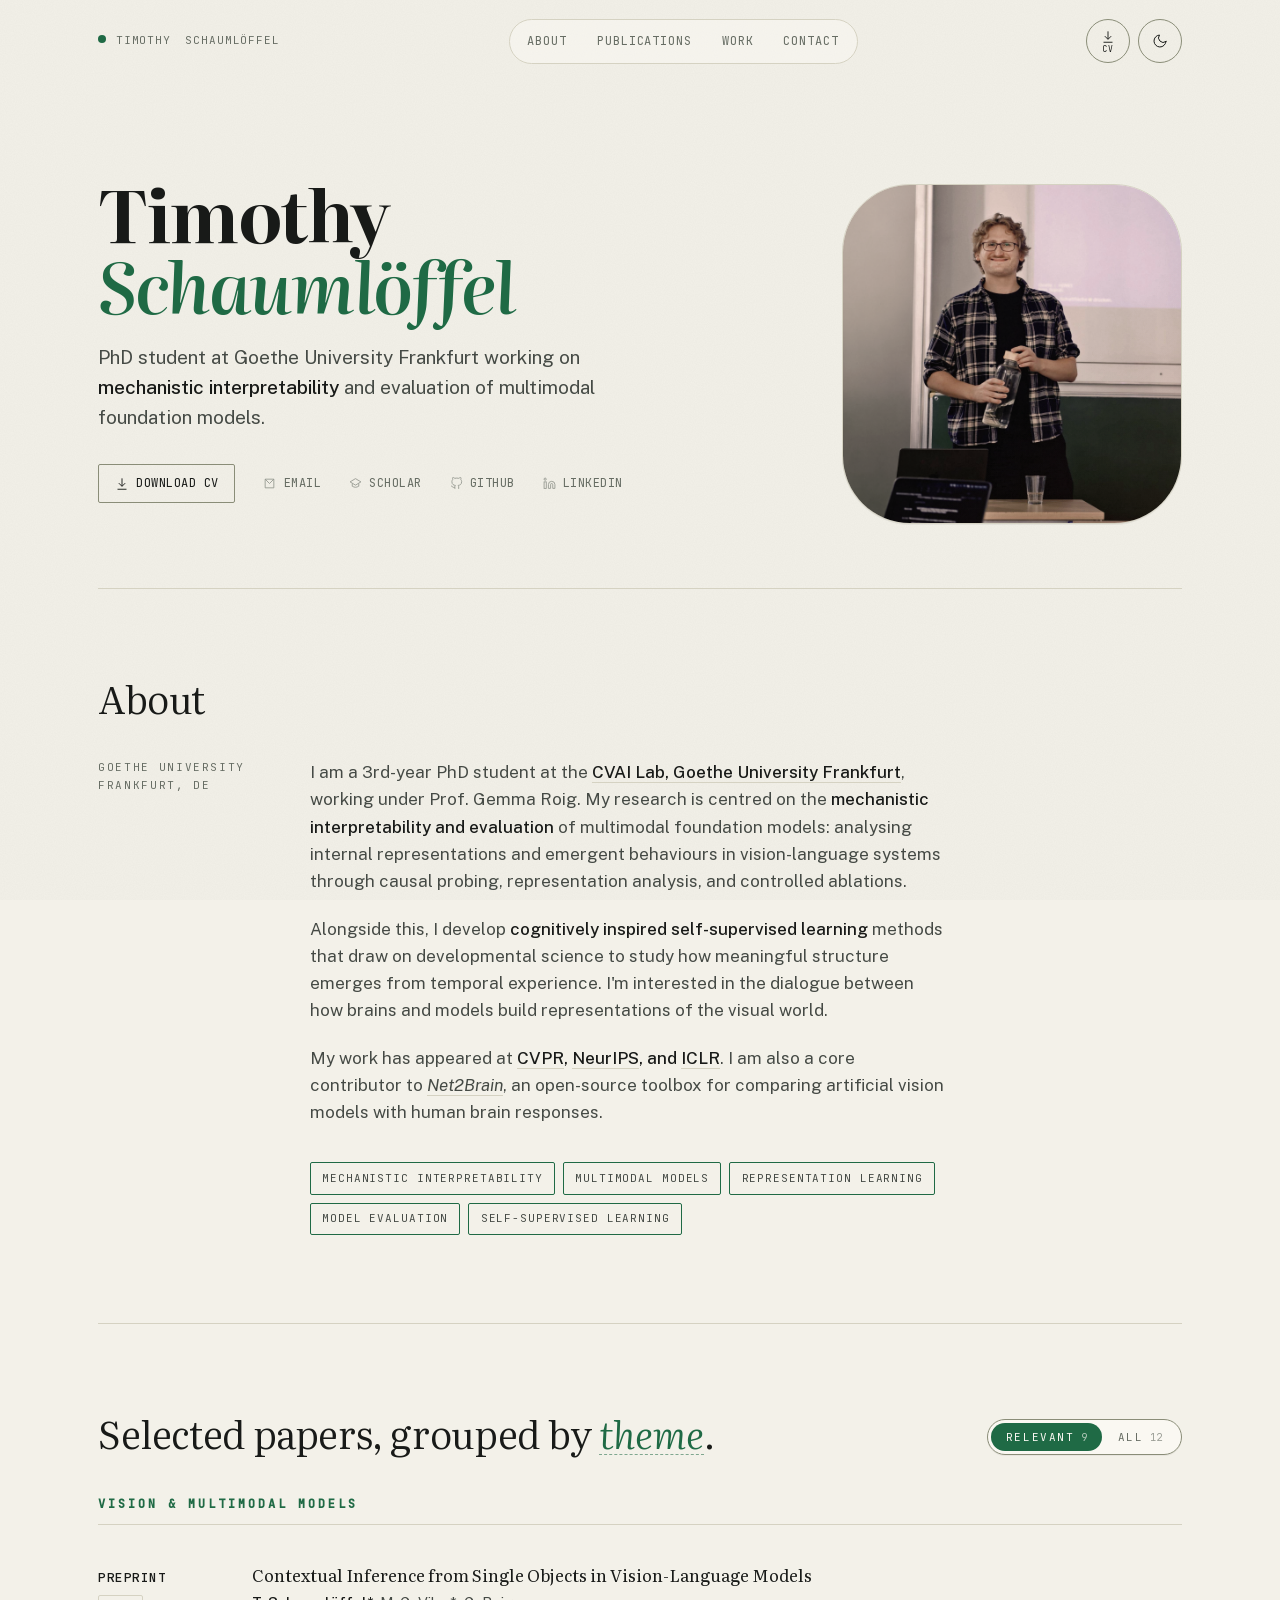
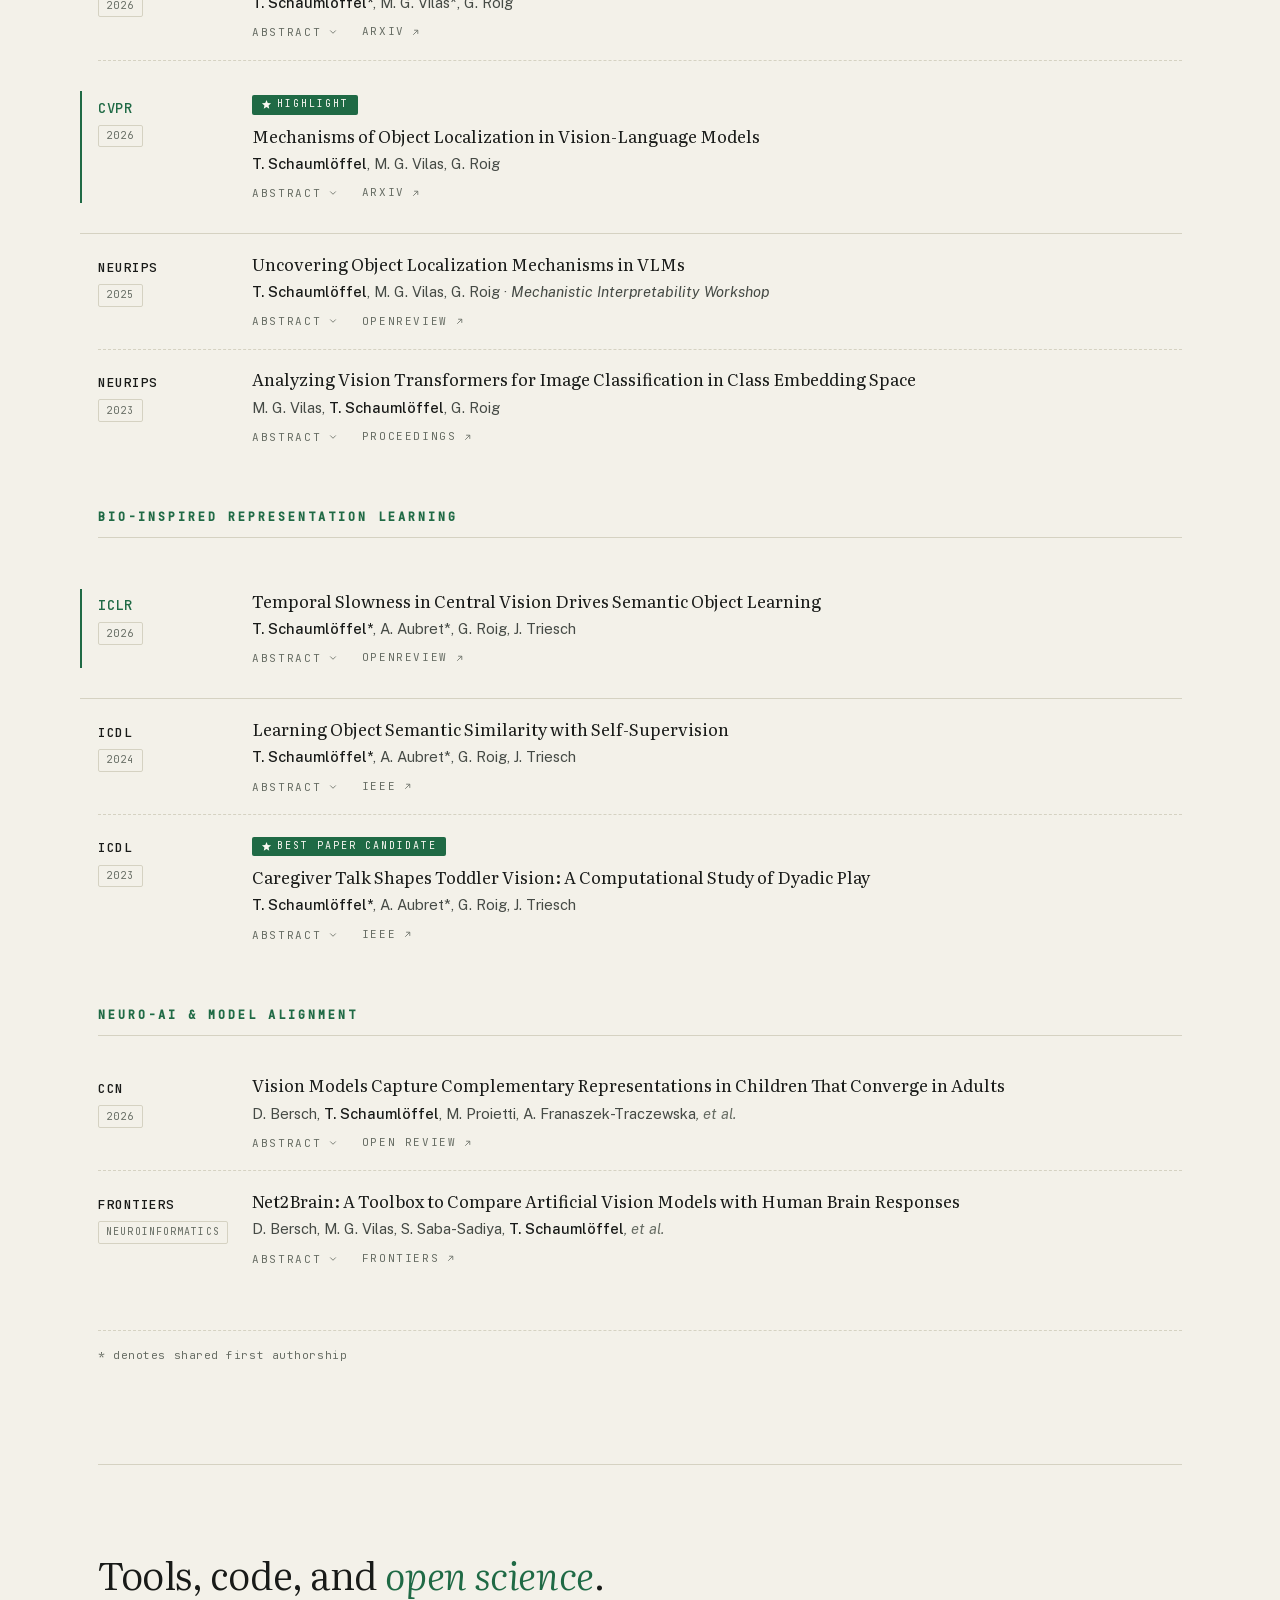
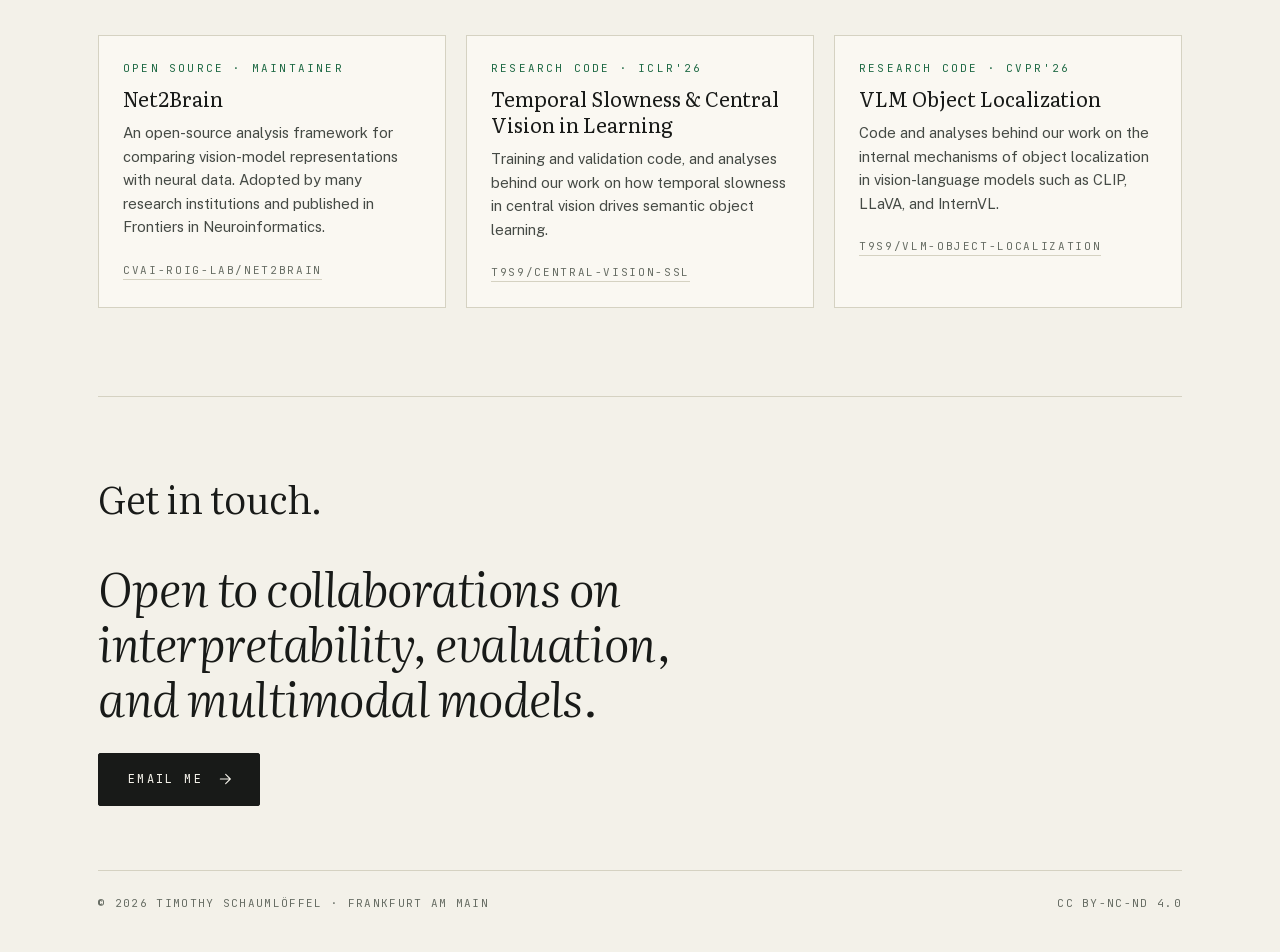
<file: index.html>
<!DOCTYPE html>
<html lang="en">
<head>
<meta charset="UTF-8" />
<meta name="viewport" content="width=device-width, initial-scale=1.0" />
<title>Timothy Schaumlöffel — Mechanistic Interpretability of Multimodal Models</title>
<meta name="description" content="Timothy Schaumlöffel, PhD student working on mechanistic interpretability and evaluation of multimodal foundation models." />

<link rel="canonical" href="https://t9s9.github.io/" />
<link rel="icon" href="data:image/svg+xml,%3Csvg xmlns='http://www.w3.org/2000/svg' viewBox='0 0 100 100'%3E%3Ccircle cx='50' cy='50' r='38' fill='%23b54a25'/%3E%3Ctext x='50' y='62' text-anchor='middle' font-family='Helvetica,Arial,sans-serif' font-size='36' font-weight='700' letter-spacing='1' fill='%23ffffff'%3ETS%3C/text%3E%3C/svg%3E" />
<meta property="og:type" content="website" />
<meta property="og:title" content="Timothy Schaumlöffel — Mechanistic Interpretability of Multimodal Models" />
<meta property="og:description" content="Timothy Schaumlöffel, PhD student working on mechanistic interpretability and evaluation of multimodal foundation models." />
<meta property="og:url" content="https://t9s9.github.io/" />
<meta property="og:image" content="https://t9s9.github.io/assets/portrait.jpeg" />
<meta name="twitter:card" content="summary" />
<meta name="twitter:title" content="Timothy Schaumlöffel — Mechanistic Interpretability of Multimodal Models" />
<meta name="twitter:description" content="Timothy Schaumlöffel, PhD student working on mechanistic interpretability and evaluation of multimodal foundation models." />
<meta name="twitter:image" content="https://t9s9.github.io/assets/portrait.jpeg" />

<script type="application/ld+json">
{
  "@context": "https://schema.org",
  "@type": "Person",
  "name": "Timothy Schaumlöffel",
  "url": "https://t9s9.github.io/",
  "image": "https://t9s9.github.io/assets/portrait.jpeg",
  "jobTitle": "PhD Student",
  "affiliation": { "@type": "Organization", "name": "Goethe University Frankfurt" },
  "sameAs": [
    "https://scholar.google.com/citations?user=A0Pql9UAAAAJ",
    "https://github.com/t9s9",
    "https://www.linkedin.com/in/schaumloeffel/"
  ],
  "knowsAbout": ["Mechanistic Interpretability", "Multimodal Foundation Models", "Representation Learning", "Self-Supervised Learning"]
}
</script>

<meta name="theme-color" content="#f3f1e9" media="(prefers-color-scheme: light)" />
<meta name="theme-color" content="#141714" media="(prefers-color-scheme: dark)" />

<!-- Fonts are self-hosted (assets/fonts/): no third-party request, so no visitor IP
     reaches Google — and only the subsets and weight ranges this page uses are shipped. -->
<link rel="preload" href="assets/fonts/literata-normal-latin.woff2" as="font" type="font/woff2" crossorigin>
<link rel="preload" href="assets/fonts/public-sans-normal-latin.woff2" as="font" type="font/woff2" crossorigin>

<!-- Theme runs before first paint so dark-mode visitors never see a light flash.
     The toggle's click handler is wired up in the main script at the end of <body>. -->
<script>
  (function () {
    var stored = null;
    try { stored = localStorage.getItem('theme'); } catch (e) {}
    var dark = stored ? stored === 'dark' : window.matchMedia('(prefers-color-scheme: dark)').matches;
    document.documentElement.setAttribute('data-theme', dark ? 'dark' : 'light');
  })();
</script>

<!-- Every section starts at opacity 0 and is revealed by IntersectionObserver.
     Without JS that would leave a blank page, so opt out wholesale. -->
<noscript><style>
  .reveal { opacity: 1 !important; transform: none !important; }
  /* The disclosure buttons need JS. Without it: show what they would have revealed,
     drop the buttons, and let the grouping word in the heading read as plain type. */
  .pub-abstract-body { display: block !important; }
  .pub-authors-rest { display: inline !important; }
  .pub-abstract-toggle, .pub-authors-toggle { display: none !important; }
  .title-toggle { border-bottom: 0 !important; cursor: default !important; }
</style></noscript>

<!-- One file per concern, loaded in cascade order: fonts and tokens first, then
     the shared base, then one stylesheet per section of the page. No build step —
     these are linked as-is. -->
<link rel="stylesheet" href="styles/fonts.css" />
<link rel="stylesheet" href="styles/tokens_alt.css" />
<link rel="stylesheet" href="styles/base.css" />
<link rel="stylesheet" href="styles/header.css" />
<link rel="stylesheet" href="styles/hero.css" />
<link rel="stylesheet" href="styles/sections.css" />
<link rel="stylesheet" href="styles/about.css" />
<link rel="stylesheet" href="styles/publications.css" />
<link rel="stylesheet" href="styles/work.css" />
<link rel="stylesheet" href="styles/footer.css" />
</head>
<body>

<a class="skip-link" href="#main-content">Skip to content</a>

<!-- ============ TOP ============ -->
<!-- The bar sits outside .wrap so that, once pinned, its backdrop runs the full
     width of the viewport instead of stopping at the 1180px gutter. The sentinel
     above it is what tells the script the bar has left the top of the page. -->
<div class="top-sentinel" aria-hidden="true"></div>
<header class="top" id="siteHeader">
  <div class="wrap top-inner">
    <div class="mark">
      <span class="mark-dot" aria-hidden="true"></span>
      <span>Timothy Schaumlöffel</span>
    </div>
    <nav class="topnav" id="topnav" aria-label="Section navigation">
      <!-- Sliding marker for the section currently on screen; positioned by JS
           from the active link's box, so it needs no per-link markup. -->
      <span class="topnav-thumb" aria-hidden="true"></span>
      <a href="#about">About</a>
      <a href="#publications">Publications</a>
      <a href="#work">Work</a>
      <a href="#contact">Contact</a>
    </nav>
    <div class="bar-actions">
      <!-- Same file and filename as the hero button; this one stays reachable
           once the hero has scrolled away. -->
      <a class="bar-btn cv-bar-btn" href="assets/cv_schaumloeffel.pdf" download="cv_schaumloeffel.pdf"
         aria-label="Download CV" title="Download CV">
        <svg aria-hidden="true" viewBox="0 0 24 24" fill="none" stroke="currentColor" stroke-width="1.6" stroke-linecap="round" stroke-linejoin="round"><path d="M12 3v12M7 11l5 5 5-5M5 21h14"/></svg>
        <span class="cv-bar-label" aria-hidden="true">CV</span>
      </a>
      <button class="bar-btn theme-toggle" id="themeToggle" aria-label="Dark mode" aria-pressed="false">
        <svg class="moon" aria-hidden="true" viewBox="0 0 24 24" fill="none" stroke="currentColor" stroke-width="1.5" stroke-linecap="round" stroke-linejoin="round"><path d="M21 12.79A9 9 0 1111.21 3 7 7 0 0021 12.79z"/></svg>
        <svg class="sun" aria-hidden="true" viewBox="0 0 24 24" fill="none" stroke="currentColor" stroke-width="1.5" stroke-linecap="round" stroke-linejoin="round"><circle cx="12" cy="12" r="4"/><path d="M12 2v2M12 20v2M4.93 4.93l1.41 1.41M17.66 17.66l1.41 1.41M2 12h2M20 12h2M4.93 19.07l1.41-1.41M17.66 6.34l1.41-1.41"/></svg>
      </button>
    </div>
  </div>
</header>

<div class="wrap">
  <main id="main-content" tabindex="-1">
  <!-- ============ HERO ============ -->
  <section class="hero reveal" aria-labelledby="hero-name">
    <div>
      <h1 class="name" id="hero-name">Timothy<br/><span class="surname">Schaumlöffel</span></h1>
      <p class="hero-tag">PhD student at Goethe University Frankfurt working on <strong>mechanistic interpretability</strong> and evaluation of multimodal foundation models.</p>
      <!-- CV first, then the profiles: one row, so every route to the work
           sits on the same line. -->
      <div class="hero-meta">
        <a class="cv-btn" href="assets/cv_schaumloeffel.pdf" download="cv_schaumloeffel.pdf">
          <svg aria-hidden="true" viewBox="0 0 24 24" fill="none" stroke="currentColor" stroke-width="1.6" stroke-linecap="round" stroke-linejoin="round"><path d="M12 3v12M7 11l5 5 5-5M5 21h14"/></svg>
          <span>Download CV</span>
        </a>
        <a href="mailto:schaumloeffel.tim@web.de">
          <svg aria-hidden="true" viewBox="0 0 24 24" fill="none" stroke="currentColor" stroke-width="1.5"><path d="M4 4h16v16H4z"/><path d="m4 4 8 8 8-8"/></svg>
          Email
        </a>
        <a href="https://scholar.google.com/citations?user=A0Pql9UAAAAJ" target="_blank" rel="noopener">
          <svg aria-hidden="true" viewBox="0 0 24 24" fill="none" stroke="currentColor" stroke-width="1.5"><path d="M12 3 2 9l10 6 10-6-10-6z"/><path d="M6 12v5c2 1 4 2 6 2s4-1 6-2v-5"/></svg>
          Scholar
        </a>
        <a href="https://github.com/t9s9" target="_blank" rel="noopener">
          <svg aria-hidden="true" viewBox="0 0 24 24" fill="none" stroke="currentColor" stroke-width="1.5"><path d="M9 19c-5 1.5-5-2.5-7-3m14 6v-3.87a3.37 3.37 0 0 0-.94-2.61c3.14-.35 6.44-1.54 6.44-7A5.44 5.44 0 0 0 20 4.77 5.07 5.07 0 0 0 19.91 1S18.73.65 16 2.48a13.38 13.38 0 0 0-7 0C6.27.65 5.09 1 5.09 1A5.07 5.07 0 0 0 5 4.77a5.44 5.44 0 0 0-1.5 3.78c0 5.42 3.3 6.61 6.44 7A3.37 3.37 0 0 0 9 18.13V22"/></svg>
          GitHub
        </a>
        <a href="https://www.linkedin.com/in/schaumloeffel/" target="_blank" rel="noopener">
          <svg aria-hidden="true" viewBox="0 0 24 24" fill="none" stroke="currentColor" stroke-width="1.5"><path d="M16 8a6 6 0 0 1 6 6v7h-4v-7a2 2 0 0 0-4 0v7h-4v-7a6 6 0 0 1 6-6z"/><rect x="2" y="9" width="4" height="12"/><circle cx="4" cy="4" r="2"/></svg>
          LinkedIn
        </a>
      </div>
    </div>

    <div>
      <div class="portrait">
        <img src="assets/portrait.png" alt="Portrait of Timothy Schaumlöffel" onerror="this.style.display='none'; this.nextElementSibling.style.display='flex';" />
        <div class="ph" style="display:none;" aria-hidden="true">
          <svg aria-hidden="true" viewBox="0 0 24 24" fill="none" stroke="currentColor" stroke-width="1" stroke-linecap="round" stroke-linejoin="round"><circle cx="12" cy="8" r="4"/><path d="M3 21c0-4.5 4-7 9-7s9 2.5 9 7"/></svg>
        </div>
      </div>
    </div>
  </section>

  <!-- ============ ABOUT ============ -->
  <section class="block reveal" id="about" aria-labelledby="about-title">
    <div class="section-head">
      <h2 class="section-title" id="about-title">About</h2>
    </div>

    <div class="about-grid">
      <div class="col-meta">
        Goethe University<br/>Frankfurt, DE<br/>
      </div>
      <div class="about-prose">
        <p>I am a 3rd-year PhD student at the <strong><a href="https://www.cvai.cs.uni-frankfurt.de/" target="_blank" rel="noopener">CVAI Lab, Goethe University Frankfurt</a></strong>, working under Prof. Gemma Roig. My research is centred on the <strong>mechanistic interpretability and evaluation</strong> of multimodal foundation models: analysing internal representations and emergent behaviours in vision-language systems through causal probing, representation analysis, and controlled ablations.</p>

        <p>Alongside this, I develop <strong>cognitively inspired self-supervised learning</strong> methods that draw on developmental science to study how meaningful structure emerges from temporal experience. I'm interested in the dialogue between how brains and models build representations of the visual world.</p>

        <!-- Each venue links to the paper it refers to; keep in sync with publications.json. -->
        <p>My work has appeared at <strong><a href="https://arxiv.org/pdf/2605.19792" target="_blank" rel="noopener" title="Mechanisms of Object Localization in Vision-Language Models — CVPR 2026 (Highlight)">CVPR</a>, <a href="https://proceedings.neurips.cc/paper_files/paper/2023/file/7dd309df03d37643b96f5048b44da798-Paper-Conference.pdf" target="_blank" rel="noopener" title="Analyzing Vision Transformers for Image Classification in Class Embedding Space — NeurIPS 2023">NeurIPS</a>, and <a href="https://openreview.net/forum?id=tEezDE0vWt" target="_blank" rel="noopener" title="Temporal Slowness in Central Vision Drives Semantic Object Learning — ICLR 2026">ICLR</a></strong>. I am also a core contributor to <em><a href="https://www.frontiersin.org/journals/neuroinformatics/articles/10.3389/fninf.2025.1515873/full" target="_blank" rel="noopener" title="Net2Brain: A Toolbox to Compare Artificial Vision Models with Human Brain Responses — Frontiers in Neuroinformatics 2025">Net2Brain</a></em>, an open-source toolbox for comparing artificial vision models with human brain responses.</p>

        <div class="keyword-row">
          <span class="kw">Mechanistic Interpretability</span>
          <span class="kw">Multimodal Models</span>
          <span class="kw">Representation Learning</span>
          <span class="kw">Model Evaluation</span>
          <span class="kw">Self-Supervised Learning</span>
        </div>
      </div>
    </div>
  </section>

  <!-- ============ ABLATION FIGURE ============ -->
  <!-- <section class="block reveal" id="ablation" aria-labelledby="ablation-title">
    <div class="section-head">
      <h2 class="section-title" id="ablation-title">What happens when you <em>remove</em> an attention head?</h2>
    </div> -->

    <!-- Mounted by attention-ablation.js — edit ablation.json to change the run. -->
    <!-- <div>
      <div data-attention-ablation data-config="ablation.json"></div>
    </div>
   
  </section> -->

  <!-- ============ PUBLICATIONS ============ -->
  <section class="block reveal" id="publications" aria-labelledby="publications-title">
    <div class="section-head">
      <!-- Both the scope word and the grouping word are driven by the script below:
           scope follows the Relevant/All filter, "theme" is a button that swaps to "date". -->
      <h2 class="section-title" id="publications-title"><span id="pub-title-scope">Selected papers</span>, grouped by <button type="button" class="title-toggle" id="pub-group-toggle" aria-pressed="false" aria-label="Grouped by theme — press to group by date"><span id="pub-title-mode">theme</span></button>.</h2>

      <!-- Revealed by the publications script once the JSON is in; "relevant" is the default view. -->
      <div class="pub-filter" id="pub-filter" role="group" aria-label="Filter publications" hidden>
        <button type="button" data-filter="relevant" aria-pressed="true">
          Relevant <span class="count" data-count="relevant"></span>
        </button>
        <button type="button" data-filter="all" aria-pressed="false">
          All <span class="count" data-count="all"></span>
        </button>
      </div>
    </div>

    <!-- Built from publications.json by tools/build-publications.mjs, so the papers are
         in the served HTML rather than appearing only once a fetch resolves. Edit the
         JSON, then re-run the script — never edit between the markers by hand. -->
    <div id="pub-list">
<!-- publications:begin — generated by tools/build-publications.mjs from publications.json; do not edit by hand -->
      <div class="pub-group">
        <h3 class="pub-group-title">Vision &amp; Multimodal Models</h3>
        
      <article class="pub">
        <div class="venue">
          <strong>Preprint</strong><span class="venue-tag">2026</span>
        </div>
        <div>
          
          <h4 class="pub-title"><a href="https://arxiv.org/pdf/2603.26731" target="_blank" rel="noopener">Contextual Inference from Single Objects in Vision-Language Models</a></h4>
          <div class="pub-authors"><b>T. Schaumlöffel*</b>, M. G. Vilas*, G. Roig</div>
          <div class="pub-actions">
            <button class="pub-abstract-toggle" aria-expanded="false" aria-controls="abs-0-2">Abstract <svg class="chev" aria-hidden="true" viewBox="0 0 24 24" fill="none" stroke="currentColor" stroke-width="2" stroke-linecap="round"><path d="M6 9l6 6 6-6"/></svg></button>
            <a class="pub-link" href="https://arxiv.org/pdf/2603.26731" target="_blank" rel="noopener">ArXiv <svg aria-hidden="true" viewBox="0 0 24 24" fill="none" stroke="currentColor" stroke-width="1.8"><path d="M7 17 17 7M9 7h8v8"/></svg></a>
          </div>
          <p class="pub-abstract-body" id="abs-0-2" hidden>How much scene context a single object carries is a well-studied question in human scene perception, yet how this capacity is organized in vision-language models (VLMs) remains poorly understood, with direct implications for the robustness of these models. We investigate this question through a systematic behavioral and mechanistic analysis of contextual inference from single objects. Presenting VLMs with single objects on masked backgrounds, we probe their ability to infer both fine-grained scene category and coarse superordinate context (indoor vs. outdoor). We found that single objects support above-chance inference at both levels, with performance modulated by the same object properties that predict human scene categorization. Object identity, scene, and superordinate predictions are partially dissociable: accurate inference at one level neither requires nor guarantees accurate inference at the others, and the degree of coupling differs markedly across models. Mechanistically, object representations that remain stable when background context is removed are more predictive of successful contextual inference. Scene and superordinate schemas are grounded in fundamentally different ways: scene identity is encoded in image tokens throughout the network, while superordinate information emerges only late or not at all. Together, these results reveal that the organization of contextual inference in VLMs is more complex than accuracy alone suggests, with behavioral and mechanistic signatures dissociating in ways that differ substantially across models.</p>
        </div>
      </article>
      <article class="pub highlight">
        <div class="venue">
          <strong>CVPR</strong><span class="venue-tag">2026</span>
        </div>
        <div>
          <span class="highlight-badge"><svg aria-hidden="true" viewBox="0 0 24 24" fill="currentColor"><path d="m12 2 2.7 6.5L22 9.3l-5.5 4.7L18 21l-6-3.4L6 21l1.5-7L2 9.3l7.3-.8L12 2z"/></svg> Highlight</span>
          <h4 class="pub-title"><a href="https://arxiv.org/pdf/2605.19792" target="_blank" rel="noopener">Mechanisms of Object Localization in Vision-Language Models</a></h4>
          <div class="pub-authors"><b>T. Schaumlöffel</b>, M. G. Vilas, G. Roig</div>
          <div class="pub-actions">
            <button class="pub-abstract-toggle" aria-expanded="false" aria-controls="abs-0-3">Abstract <svg class="chev" aria-hidden="true" viewBox="0 0 24 24" fill="none" stroke="currentColor" stroke-width="2" stroke-linecap="round"><path d="M6 9l6 6 6-6"/></svg></button>
            <a class="pub-link" href="https://arxiv.org/pdf/2605.19792" target="_blank" rel="noopener">ArXiv <svg aria-hidden="true" viewBox="0 0 24 24" fill="none" stroke="currentColor" stroke-width="1.8"><path d="M7 17 17 7M9 7h8v8"/></svg></a>
          </div>
          <p class="pub-abstract-body" id="abs-0-3" hidden>Visually-grounded language models (VLMs) are highly effective in linking visual and textual information, yet they often struggle with basic classification and localization tasks. While classification mechanisms have been studied more extensively, the processes that support object localization remain poorly understood. In this work, we investigate two representative families, LLaVA-1.5 and InternVL-3.5, using a suite of mechanistic interpretability tools, including token ablations, attention knockout, and causal mediation analysis. We find that localization is driven by a containerization mechanism in which object-aligned tokens define the spatial extent of the object, while the semantic arrangement of tokens within those boundaries is largely irrelevant to the predicted box. Only a very small set of attention heads mediates the causal effect for both classification and localization, concentrating in early–mid layers for LLaVA and mid–late layers for InternVL. The two tasks share some early processing but ultimately depend on largely distinct specialized heads. Overall, we provide the first layer- and head-level account of localization in VLMs, revealing narrow computational pathways that can guide future model design and grounding objectives.</p>
        </div>
      </article>
      <article class="pub">
        <div class="venue">
          <strong>NeurIPS</strong><span class="venue-tag">2025</span>
        </div>
        <div>
          
          <h4 class="pub-title"><a href="https://openreview.net/forum?id=JaD7C4Kldz" target="_blank" rel="noopener">Uncovering Object Localization Mechanisms in VLMs</a></h4>
          <div class="pub-authors"><b>T. Schaumlöffel</b>, M. G. Vilas, G. Roig · <em>Mechanistic Interpretability Workshop</em></div>
          <div class="pub-actions">
            <button class="pub-abstract-toggle" aria-expanded="false" aria-controls="abs-0-4">Abstract <svg class="chev" aria-hidden="true" viewBox="0 0 24 24" fill="none" stroke="currentColor" stroke-width="2" stroke-linecap="round"><path d="M6 9l6 6 6-6"/></svg></button>
            <a class="pub-link" href="https://openreview.net/forum?id=JaD7C4Kldz" target="_blank" rel="noopener">OpenReview <svg aria-hidden="true" viewBox="0 0 24 24" fill="none" stroke="currentColor" stroke-width="1.8"><path d="M7 17 17 7M9 7h8v8"/></svg></a>
          </div>
          <p class="pub-abstract-body" id="abs-0-4" hidden>Visually-grounded language models (VLMs) are highly effective in linking visual and textual information, yet they often struggle with basic classification and localization tasks. While classification mechanisms have been studied more extensively, the processes that support object detection remain less clear. In this work, we analyze foundational VLMs and show that image tokens corresponding to the object directly contain the information required for localization. We find that the model applies a containerization mechanism: it uses object-related tokens to define spatial boundaries, while largely discarding semantic context. Our analysis further reveals that this information is processed in the early to middle layers of the language model and that classification and detection rely on shared mechanisms. Finally, we demonstrate that spatial grounding does not come solely from positional encodings in the visual backbone, but rather from residual positional signals combined with the language model&#39;s ability to infer spatial order from token sequences.</p>
        </div>
      </article>
      <article class="pub">
        <div class="venue">
          <strong>NeurIPS</strong><span class="venue-tag">2023</span>
        </div>
        <div>
          
          <h4 class="pub-title"><a href="https://proceedings.neurips.cc/paper_files/paper/2023/file/7dd309df03d37643b96f5048b44da798-Paper-Conference.pdf" target="_blank" rel="noopener">Analyzing Vision Transformers for Image Classification in Class Embedding Space</a></h4>
          <div class="pub-authors">M. G. Vilas, <b>T. Schaumlöffel</b>, G. Roig</div>
          <div class="pub-actions">
            <button class="pub-abstract-toggle" aria-expanded="false" aria-controls="abs-0-5">Abstract <svg class="chev" aria-hidden="true" viewBox="0 0 24 24" fill="none" stroke="currentColor" stroke-width="2" stroke-linecap="round"><path d="M6 9l6 6 6-6"/></svg></button>
            <a class="pub-link" href="https://proceedings.neurips.cc/paper_files/paper/2023/file/7dd309df03d37643b96f5048b44da798-Paper-Conference.pdf" target="_blank" rel="noopener">Proceedings <svg aria-hidden="true" viewBox="0 0 24 24" fill="none" stroke="currentColor" stroke-width="1.8"><path d="M7 17 17 7M9 7h8v8"/></svg></a>
          </div>
          <p class="pub-abstract-body" id="abs-0-5" hidden>Despite the growing use of transformer models in computer vision, a mechanistic understanding of these networks is still needed. This work introduces a method to reverse-engineer Vision Transformers trained to solve image classification tasks. Inspired by previous research in NLP, we demonstrate how the inner representations at any level of the hierarchy can be projected onto the learned class embedding space to uncover how these networks build categorical representations for their predictions. We use our framework to show how image tokens develop class-specific representations that depend on attention mechanisms and contextual information, and give insights on how self-attention and MLP layers differentially contribute to this categorical composition. We additionally demonstrate that this method (1) can be used to determine the parts of an image that would be important for detecting the class of interest, and (2) exhibits significant advantages over traditional linear probing approaches. Taken together, our results position our proposed framework as a powerful tool for mechanistic interpretability and explainability research.</p>
        </div>
      </article>
      </div>
      <div class="pub-group">
        <h3 class="pub-group-title">Bio-Inspired Representation Learning</h3>
        
      <article class="pub highlight">
        <div class="venue">
          <strong>ICLR</strong><span class="venue-tag">2026</span>
        </div>
        <div>
          
          <h4 class="pub-title"><a href="https://openreview.net/forum?id=tEezDE0vWt" target="_blank" rel="noopener">Temporal Slowness in Central Vision Drives Semantic Object Learning</a></h4>
          <div class="pub-authors"><b>T. Schaumlöffel*</b>, A. Aubret*, G. Roig, J. Triesch</div>
          <div class="pub-actions">
            <button class="pub-abstract-toggle" aria-expanded="false" aria-controls="abs-1-0">Abstract <svg class="chev" aria-hidden="true" viewBox="0 0 24 24" fill="none" stroke="currentColor" stroke-width="2" stroke-linecap="round"><path d="M6 9l6 6 6-6"/></svg></button>
            <a class="pub-link" href="https://openreview.net/forum?id=tEezDE0vWt" target="_blank" rel="noopener">OpenReview <svg aria-hidden="true" viewBox="0 0 24 24" fill="none" stroke="currentColor" stroke-width="1.8"><path d="M7 17 17 7M9 7h8v8"/></svg></a>
          </div>
          <p class="pub-abstract-body" id="abs-1-0" hidden>Humans acquire semantic object representations from egocentric visual streams with minimal supervision, but the underlying mechanisms remain unclear. Importantly, the visual system only processes the center of its field of view with high resolution and it learns similar representations for visual inputs occurring close in time. This emphasizes slowly changing information around gaze locations. This study investigates the role of central vision and slowness learning in the formation of semantic object representations from human-like visual experience. We simulate five months of human-like visual experience using the Ego4D dataset and a state-of-the-art gaze prediction model. We extract image crops around predicted gaze locations to train a time-contrastive Self-Supervised Learning model. Our results show that exploiting temporal slowness when learning from central visual field experience improves the encoding of different facets of object semantics. Specifically, focusing on central vision strengthens the extraction of foreground object features, while considering temporal slowness, especially in conjunction with eye movements, allows the model to encode broader semantic information about objects. These findings provide new insights into the mechanisms by which humans may develop semantic object representations from natural visual experience.</p>
        </div>
      </article>
      <article class="pub">
        <div class="venue">
          <strong>ICDL</strong><span class="venue-tag">2024</span>
        </div>
        <div>
          
          <h4 class="pub-title"><a href="https://ieeexplore.ieee.org/document/10644930" target="_blank" rel="noopener">Learning Object Semantic Similarity with Self-Supervision</a></h4>
          <div class="pub-authors"><b>T. Schaumlöffel*</b>, A. Aubret*, G. Roig, J. Triesch</div>
          <div class="pub-actions">
            <button class="pub-abstract-toggle" aria-expanded="false" aria-controls="abs-1-1">Abstract <svg class="chev" aria-hidden="true" viewBox="0 0 24 24" fill="none" stroke="currentColor" stroke-width="2" stroke-linecap="round"><path d="M6 9l6 6 6-6"/></svg></button>
            <a class="pub-link" href="https://ieeexplore.ieee.org/document/10644930" target="_blank" rel="noopener">IEEE <svg aria-hidden="true" viewBox="0 0 24 24" fill="none" stroke="currentColor" stroke-width="1.8"><path d="M7 17 17 7M9 7h8v8"/></svg></a>
          </div>
          <p class="pub-abstract-body" id="abs-1-1" hidden>Humans judge the similarity of two objects not just based on their visual appearance but also based on their semantic relatedness. However, it remains unclear how humans learn about semantic relationships between objects and categories. One important source of semantic knowledge is that semantically related objects frequently co-occur in the same context. For instance, forks and plates are perceived as similar, at least in part, because they are often experienced together in a &quot;kitchen&quot; or &quot;eating&quot; context. Here, we investigate whether a bio-inspired learning principle exploiting such co-occurrence statistics suffices to learn a semantically structured object representation de novo from raw visual or combined visual and linguistic input. To this end, we simulate temporal sequences of visual experience by binding together short video clips of real-world scenes showing objects in different contexts. A bio-inspired neural network model aligns close-in-time visual representations while also aligning visual and category label representations to simulate visuo-language alignment. Our results show that our model clusters object representations based on their context, e.g. kitchen or bedroom, in particular in high-level layers of the network, akin to humans. In contrast, lower-level layers tend to better reflect object identity or category. To achieve this, the model exploits two distinct strategies: the visuo-language alignment ensures that different objects of the same category are represented similarly, whereas the temporal alignment leverages that objects from the same context are frequently seen in succession to make their representations more similar. Overall, our work suggests temporal and visuo-language alignment as plausible computational principles for explaining the origins of certain forms of semantic knowledge in humans.</p>
        </div>
      </article>
      <article class="pub">
        <div class="venue">
          <strong>ICDL</strong><span class="venue-tag">2023</span>
        </div>
        <div>
          <span class="highlight-badge"><svg aria-hidden="true" viewBox="0 0 24 24" fill="currentColor"><path d="m12 2 2.7 6.5L22 9.3l-5.5 4.7L18 21l-6-3.4L6 21l1.5-7L2 9.3l7.3-.8L12 2z"/></svg> Best Paper Candidate</span>
          <h4 class="pub-title"><a href="https://ieeexplore.ieee.org/document/10364409" target="_blank" rel="noopener">Caregiver Talk Shapes Toddler Vision: A Computational Study of Dyadic Play</a></h4>
          <div class="pub-authors"><b>T. Schaumlöffel*</b>, A. Aubret*, G. Roig, J. Triesch</div>
          <div class="pub-actions">
            <button class="pub-abstract-toggle" aria-expanded="false" aria-controls="abs-1-2">Abstract <svg class="chev" aria-hidden="true" viewBox="0 0 24 24" fill="none" stroke="currentColor" stroke-width="2" stroke-linecap="round"><path d="M6 9l6 6 6-6"/></svg></button>
            <a class="pub-link" href="https://ieeexplore.ieee.org/document/10364409" target="_blank" rel="noopener">IEEE <svg aria-hidden="true" viewBox="0 0 24 24" fill="none" stroke="currentColor" stroke-width="1.8"><path d="M7 17 17 7M9 7h8v8"/></svg></a>
          </div>
          <p class="pub-abstract-body" id="abs-1-2" hidden>Infants&#39; ability to recognize and categorize objects develops gradually. The second year of life is marked by both the emergence of more semantic visual representations and a better understanding of word meaning. This suggests that language input may play an important role in shaping visual representations. However, even in suitable contexts for word learning like dyadic play sessions, caregivers utterances are sparse and ambiguous, often referring to objects that are different from the one to which the child attends. Here, we systematically investigate to what extent caregivers&#39; utterances can nevertheless enhance visual representations. For this we propose a computational model of visual representation learning during dyadic play. We introduce a synthetic dataset of ego-centric images perceived by a toddler-agent that moves and rotates toy objects in different parts of its home environment while &quot;hearing&quot; caregivers&#39; utterances, modeled as captions. We propose to model toddlers&#39; learning as simultaneously aligning representations for 1) close-in-time images and 2) co-occurring images and utterances. We show that utterances with statistics matching those of real caregivers give rise to representations supporting improved category recognition. Our analysis reveals that a small decrease/increase in object-relevant naming frequencies can drastically impact the learned representations. This affects the attention on object names within an utterance, which is required for efficient visuo-linguistic alignment. Overall, our results support the hypothesis that caregivers&#39; naming utterances can improve toddlers&#39; visual representations.</p>
        </div>
      </article>
      </div>
      <div class="pub-group">
        <h3 class="pub-group-title">Neuro-AI &amp; Model Alignment</h3>
        
      <article class="pub">
        <div class="venue">
          <strong>CCN</strong><span class="venue-tag">2026</span>
        </div>
        <div>
          
          <h4 class="pub-title"><a href="https://openreview.net/pdf?id=m1dF6mmYSn" target="_blank" rel="noopener">Vision Models Capture Complementary Representations in Children That Converge in Adults</a></h4>
          <div class="pub-authors">D. Bersch, <b>T. Schaumlöffel</b>, M. Proietti, A. Franaszek-Traczewska<span class="pub-authors-rest" id="authors-2-0" hidden>, H. Zwad, S. Xie, M. Baldauf, T. Sylvester, C. Schätz, M. Köster, S. Höhl, B. Turtleton, R. M. Cichy, G. Roig</span><button class="pub-authors-toggle" aria-expanded="false" aria-controls="authors-2-0" aria-label="Toggle full author list"><span class="et-al">, et al.</span><span class="fewer"> · show less</span></button></div>
          <div class="pub-actions">
            <button class="pub-abstract-toggle" aria-expanded="false" aria-controls="abs-2-0">Abstract <svg class="chev" aria-hidden="true" viewBox="0 0 24 24" fill="none" stroke="currentColor" stroke-width="2" stroke-linecap="round"><path d="M6 9l6 6 6-6"/></svg></button>
            <a class="pub-link" href="https://openreview.net/pdf?id=m1dF6mmYSn" target="_blank" rel="noopener">Open Review <svg aria-hidden="true" viewBox="0 0 24 24" fill="none" stroke="currentColor" stroke-width="1.8"><path d="M7 17 17 7M9 7h8v8"/></svg></a>
          </div>
          <p class="pub-abstract-body" id="abs-2-0" hidden>How the relationship between image-text aligned and vision-only models changes across development remains unknown. To address this, we applied time-resolved representational similarity analysis to EEG data from 8-year-olds, 12-year-olds, and adults. Commonality analysis showed complementary structure for image-text aligned versus vision-only models at 8 years, near-zero shared variance at 12 years, and greater overlap in adults, while both retained unique variance at all ages. This pattern generalized across model pairings, whereas vision-only model pairs showed overlapping variance at every age, suggesting a double dissociation. Within-category structure appeared complementary even in adults, suggesting that image-text aligned training may capture fine-grained structure not recovered by vision-only training. Together, these findings suggest that image-text aligned and vision-only models capture distinct aspects of visual representations that become more aligned in adulthood, and that vision-only models alone may miss structure relevant for developmental model-brain alignment.</p>
        </div>
      </article>
      <article class="pub">
        <div class="venue">
          <strong>Frontiers</strong><span class="venue-tag">Neuroinformatics</span>
        </div>
        <div>
          
          <h4 class="pub-title"><a href="https://www.frontiersin.org/journals/neuroinformatics/articles/10.3389/fninf.2025.1515873/full" target="_blank" rel="noopener">Net2Brain: A Toolbox to Compare Artificial Vision Models with Human Brain Responses</a></h4>
          <div class="pub-authors">D. Bersch, M. G. Vilas, S. Saba-Sadiya, <b>T. Schaumlöffel</b><span class="pub-authors-rest" id="authors-2-1" hidden>, K. Dwivedi, C. Sartzetaki, R. M. Cichy, G. Roig</span><button class="pub-authors-toggle" aria-expanded="false" aria-controls="authors-2-1" aria-label="Toggle full author list"><span class="et-al">, et al.</span><span class="fewer"> · show less</span></button></div>
          <div class="pub-actions">
            <button class="pub-abstract-toggle" aria-expanded="false" aria-controls="abs-2-1">Abstract <svg class="chev" aria-hidden="true" viewBox="0 0 24 24" fill="none" stroke="currentColor" stroke-width="2" stroke-linecap="round"><path d="M6 9l6 6 6-6"/></svg></button>
            <a class="pub-link" href="https://www.frontiersin.org/journals/neuroinformatics/articles/10.3389/fninf.2025.1515873/full" target="_blank" rel="noopener">Frontiers <svg aria-hidden="true" viewBox="0 0 24 24" fill="none" stroke="currentColor" stroke-width="1.8"><path d="M7 17 17 7M9 7h8v8"/></svg></a>
          </div>
          <p class="pub-abstract-body" id="abs-2-1" hidden>In cognitive neuroscience, the integration of deep neural networks (DNNs) with traditional neuroscientific analyses has significantly advanced our understanding of both biological neural processes and the functioning of DNNs. However, challenges remain in effectively comparing the representational spaces of artificial models and brain data, particularly due to the growing variety of models and the specific demands of neuroimaging research. To address these challenges, we present Net2Brain, a Python-based toolbox that provides an end-to-end pipeline for incorporating DNNs into neuroscience research, encompassing dataset download, a large selection of models, feature extraction, evaluation, and visualization. Net2Brain provides functionalities in four key areas. First, it offers access to over 600 DNNs trained on diverse tasks across multiple modalities, including vision, language, audio, and multimodal data, organized through a carefully structured taxonomy. Second, it provides a streamlined API for downloading and handling popular neuroscience datasets, such as the NSD and THINGS dataset, allowing researchers to easily access corresponding brain data. Third, Net2Brain facilitates a wide range of analysis options, including feature extraction, representational similarity analysis (RSA), and linear encoding, while also supporting advanced techniques like variance partitioning and searchlight analysis. Finally, the toolbox integrates seamlessly with other established open source libraries, enhancing interoperability and promoting collaborative research. By simplifying model selection, data processing, and evaluation, Net2Brain empowers researchers to conduct more robust, flexible, and reproducible investigations of the relationships between artificial and biological neural representations.</p>
        </div>
      </article>
      </div><p class="pub-note">* denotes shared first authorship</p>
    <!-- publications:end -->
    </div>
    <!-- Filtering/regrouping swaps the list silently; this says what changed. -->
    <p class="visually-hidden" role="status" id="pub-live"></p>
  </section>

  <!-- ============ WORK ============ -->
  <section class="block reveal" id="work" aria-labelledby="work-title">
    <div class="section-head">
      <h2 class="section-title" id="work-title">Tools, code, and <em>open science</em>.</h2>
    </div>

    <div class="work-grid">
      <a class="work-card" href="https://github.com/cvai-roig-lab/Net2Brain" target="_blank" rel="noopener">
        <div class="work-tag">Open Source · Maintainer</div>
        <div class="work-title">Net2Brain</div>
        <p class="work-desc">An open-source analysis framework for comparing vision-model representations with neural data. Adopted by many research institutions and published in Frontiers in Neuroinformatics.</p>
        <span class="work-link">cvai-roig-lab/Net2Brain</span>
      </a>

      <a class="work-card" href="https://github.com/t9s9/central-vision-ssl" target="_blank" rel="noopener">
        <div class="work-tag">Research Code · ICLR'26</div>
        <div class="work-title">Temporal Slowness &amp; Central Vision in Learning</div>
        <p class="work-desc">Training and validation code, and analyses behind our work on how temporal slowness in central vision drives semantic object learning.</p>
        <span class="work-link">t9s9/central-vision-ssl</span>
      </a>

      <a class="work-card" href="https://github.com/t9s9/vlm-object-localization" target="_blank" rel="noopener">
        <div class="work-tag">Research Code · CVPR'26</div>
        <div class="work-title">VLM Object Localization</div>
        <p class="work-desc">Code and analyses behind our work on the internal mechanisms of object localization in vision-language models such as CLIP, LLaVA, and InternVL.</p>
        <span class="work-link">t9s9/vlm-object-localization</span>
      </a>
    </div>
  </section>

  <!-- ============ FOOTER ============ -->
  <footer class="foot reveal" id="contact" aria-labelledby="contact-title">
    <div class="section-head">
      <h2 class="section-title" id="contact-title">Get in touch.</h2>
    </div>

    <p class="foot-headline">
      Open to collaborations on interpretability, evaluation, and multimodal models.
    </p>

    <a class="cta" href="mailto:schaumloeffel.tim@web.de">
      <span>Email me</span>
      <svg aria-hidden="true" viewBox="0 0 24 24" fill="none" stroke="currentColor" stroke-width="1.6" stroke-linecap="round" stroke-linejoin="round"><path d="M5 12h14M13 5l7 7-7 7"/></svg>
    </a>

    <div class="foot-meta">
      <span>© <span id="year"></span> Timothy Schaumlöffel · Frankfurt am Main</span>
      <span class="foot-credit">CC BY-NC-ND 4.0</span>
    </div>
  </footer>
  </main>

</div>

<button class="back-to-top" id="backToTop" aria-label="Back to top">
  <svg aria-hidden="true" viewBox="0 0 24 24" fill="none" stroke="currentColor" stroke-width="1.8" stroke-linecap="round" stroke-linejoin="round"><path d="M12 19V5M5 12l7-7 7 7"/></svg>
</button>

<script>
  // ---------- Theme ----------
  // data-theme is already set by the inline script in <head>; this only wires the toggle.
  (function () {
    const root = document.documentElement;
    const btn  = document.getElementById('themeToggle');
    if (!btn) return;

    const sync = () => btn.setAttribute('aria-pressed', String(root.getAttribute('data-theme') === 'dark'));
    sync();

    btn.addEventListener('click', () => {
      const next = root.getAttribute('data-theme') === 'dark' ? 'light' : 'dark';
      root.setAttribute('data-theme', next);
      // Private/blocked storage throws; the theme still applies for this page view.
      try { localStorage.setItem('theme', next); } catch (e) {}
      sync();
    });

    // Enable the theme cross-fade only after the first paint has settled.
    requestAnimationFrame(() => root.classList.add('theme-ready'));
  })();

  // ---------- Top bar: pinned state + section marker ----------
  (function () {
    const header   = document.getElementById('siteHeader');
    const nav      = document.getElementById('topnav');
    const sentinel = document.querySelector('.top-sentinel');
    if (!header || !nav) return;

    // Pinned once the 1px sentinel above the bar has scrolled out of view.
    if (sentinel && 'IntersectionObserver' in window) {
      new IntersectionObserver(([entry]) => {
        header.classList.toggle('is-stuck', !entry.isIntersecting);
      }).observe(sentinel);
    }

    const links = Array.from(nav.querySelectorAll('a[href^="#"]'));
    const targets = new Map();
    links.forEach(a => {
      const el = document.getElementById(a.hash.slice(1));
      if (el) targets.set(el, a);
    });
    if (!targets.size) return;

    let active = null;
    // Which sections currently cross the band, and whether the page is resting
    // at its foot. Both feed pick().
    const inBand = new Set();
    let atEnd = false;

    const moveThumb = () => {
      if (!active) {
        nav.classList.remove('has-active');
        return;
      }
      // offsetLeft is measured from the rail's padding edge, which is also the
      // containing block the marker is positioned in, so it needs no correction.
      nav.style.setProperty('--thumb-x', active.offsetLeft + 'px');
      nav.style.setProperty('--thumb-w', active.offsetWidth + 'px');
      nav.classList.add('has-active');
    };
    const setActive = (link) => {
      if (link === active) return;
      links.forEach(a => {
        a.classList.toggle('is-active', a === link);
        if (a === link) a.setAttribute('aria-current', 'true');
        else a.removeAttribute('aria-current');
      });
      active = link;
      moveThumb();
      // On narrow screens the rail scrolls sideways; keep the marker in view.
      if (link && nav.scrollWidth > nav.clientWidth) {
        const pad = 24;
        const left = link.offsetLeft - pad;
        const right = link.offsetLeft + link.offsetWidth + pad - nav.clientWidth;
        if (left < nav.scrollLeft) nav.scrollLeft = left;
        else if (right > nav.scrollLeft) nav.scrollLeft = right;
      }
    };

    // The furthest section down the page that crosses the band, so scrolling into
    // a new section hands it the marker straight away. Taking the first one
    // instead leaves the previous section holding it: near the foot of the page
    // #work never stops crossing the band, which is what kept Contact from ever
    // lighting up.
    const pick = () => {
      if (atEnd) return links[links.length - 1];
      let found = null;
      targets.forEach((link, el) => { if (inBand.has(el)) found = link; });
      return found;
    };

    if ('IntersectionObserver' in window) {
      // A band across the upper third, below the bar. Percentages rather than
      // pixels so it tracks the viewport instead of one hardcoded bar height.
      const band = new IntersectionObserver((entries) => {
        entries.forEach(e => e.isIntersecting ? inBand.add(e.target) : inBand.delete(e.target));
        setActive(pick());
      }, { rootMargin: '-18% 0px -55% 0px', threshold: 0 });
      targets.forEach((_, el) => band.observe(el));

      // The last section is the footer, and a footer shorter than the gap
      // between the band and the bottom of the viewport can never reach the
      // band however far you scroll. Seeing essentially all of it means the page
      // is at its foot, which settles that case. A footer taller than the
      // viewport never trips this, and does not need to: it reaches the band.
      const lastSection = Array.from(targets.keys()).pop();
      new IntersectionObserver(([e]) => {
        atEnd = e.intersectionRatio >= 0.9;
        setActive(pick());
      }, { threshold: [0, 0.9, 1] }).observe(lastSection);
    }

    // Link widths change across the font-size breakpoint, so remeasure on resize.
    let queued = false;
    window.addEventListener('resize', () => {
      if (queued) return;
      queued = true;
      requestAnimationFrame(() => { queued = false; moveThumb(); });
    });
    if (document.fonts && document.fonts.ready) document.fonts.ready.then(moveThumb);
  })();

  // ---------- Reveal on scroll ----------
  (function () {
    const els = document.querySelectorAll('.reveal');
    if (!('IntersectionObserver' in window)) {
      els.forEach(el => el.classList.add('in'));
      return;
    }
    const io = new IntersectionObserver((entries) => {
      entries.forEach(e => {
        if (e.isIntersecting) {
          e.target.classList.add('in');
          io.unobserve(e.target);
        }
      });
    }, { threshold: 0.08, rootMargin: '0px 0px -60px 0px' });
    els.forEach(el => io.observe(el));
  })();

  // ---------- Scroll to top (respects reduced-motion) ----------
  (function () {
    const btn = document.getElementById('backToTop');
    const reduceMotion = window.matchMedia('(prefers-reduced-motion: reduce)').matches;
    const hero = document.querySelector('.hero');
    if ('IntersectionObserver' in window && hero) {
      const io = new IntersectionObserver(([entry]) => {
        btn.classList.toggle('visible', !entry.isIntersecting && entry.boundingClientRect.top < 0);
      });
      io.observe(hero);
    } else {
      btn.classList.add('visible');
    }
    btn.addEventListener('click', () => {
      window.scrollTo({ top: 0, behavior: reduceMotion ? 'auto' : 'smooth' });
    });
  })();

  // ---------- Year ----------
  document.getElementById('year').textContent = new Date().getFullYear();
</script>

<!-- Renders the same markup the build script wrote into #pub-list above, and takes
     over the Relevant/All and theme/date controls. The list is already in the HTML,
     so nothing here is needed to read the papers. -->
<script type="module" src="publications.js"></script>

<!-- The ablation figure's section is commented out above, so attention-ablation.js is not
     loaded here. Restore both together; the standalone preview page loads it on its own. -->

</body>
</html>
</file>
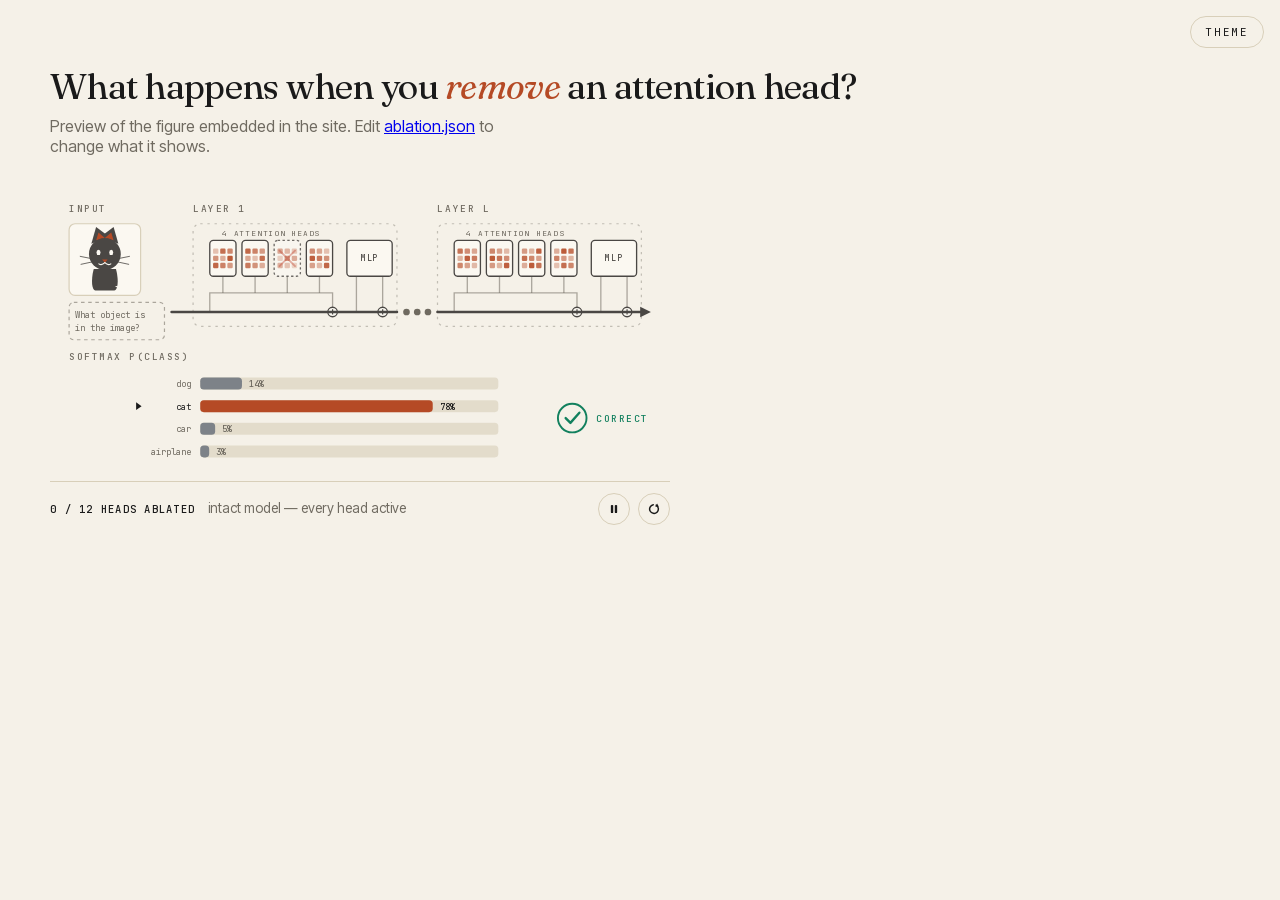
<file: attention-ablation.html>
<!doctype html>
<html lang="en">
<head>
<meta charset="utf-8">
<meta name="viewport" content="width=device-width, initial-scale=1">
<title>Attention-head ablation — Timothy Schaumlöffel</title>

<!--
  Standalone preview of the figure that appears in index.html.
  Both pages mount the same module, so this is the place to check a change
  without reloading the whole site:

      attention-ablation.js   the figure (styles, markup, animation)
      ablation.json           what it shows — ablation order, probabilities

  Note: ES modules and fetch need an http:// origin. Opening this file straight
  from disk will not work; serve the folder instead, e.g.

      python3 -m http.server 8000
      open http://localhost:8000/attention-ablation.html
-->

<!-- Theme and type come straight from the site's stylesheets, so this preview
     cannot drift from index.html. Only the page chrome below is local. -->
<link rel="stylesheet" href="styles/fonts.css">
<link rel="stylesheet" href="styles/tokens.css">

<!-- Same pre-paint theme bootstrap as index.html: tokens.css keys the dark
     palette off [data-theme], so the attribute has to be stamped before paint. -->
<script>
  (function () {
    var stored = null;
    try { stored = localStorage.getItem('theme'); } catch (e) {}
    var dark = stored ? stored === 'dark' : window.matchMedia('(prefers-color-scheme: dark)').matches;
    document.documentElement.setAttribute('data-theme', dark ? 'dark' : 'light');
  })();
</script>

<style>
  /* Page chrome for the preview itself — the figure styles itself. */
  *, *::before, *::after { box-sizing: border-box; }
  body {
    margin: 0;
    padding: clamp(1.5rem, 5vw, 4rem) clamp(1.25rem, 4vw, 3rem);
    background: var(--bg); color: var(--ink);
    font-family: var(--sans);
    -webkit-font-smoothing: antialiased;
  }
  .page { max-width: 1180px; margin: 0 auto; }
  h1 {
    font-family: var(--serif); font-weight: 400;
    font-size: clamp(1.5rem, 4vw, 2.25rem); letter-spacing: -.02em; margin: 0 0 .5rem;
  }
  h1 em { font-style: italic; color: var(--accent); }
  .lede { color: var(--ink-mute); margin: 0 0 2rem; max-width: 46ch; }
  .toggle {
    position: fixed; top: 1rem; right: 1rem;
    font-family: var(--mono); font-size: 11px; letter-spacing: .15em; text-transform: uppercase;
    background: none; border: 1px solid var(--rule); border-radius: 999px;
    padding: .5rem .9rem; color: var(--ink); cursor: pointer;
  }
</style>
</head>
<body>
  <button class="toggle" id="themeToggle" type="button">Theme</button>

  <div class="page">
    <h1>What happens when you <em>remove</em> an attention head?</h1>
    <p class="lede">Preview of the figure embedded in the site. Edit
       <a href="ablation.json">ablation.json</a> to change what it shows.</p>

    <div data-attention-ablation data-config="ablation.json"></div>
  </div>

  <script type="module" src="attention-ablation.js"></script>
  <script>
    // Local theme toggle so the preview can be checked in both palettes.
    document.getElementById('themeToggle').addEventListener('click', () => {
      const root = document.documentElement;
      const dark = root.getAttribute('data-theme') === 'dark'
        || (!root.getAttribute('data-theme') && matchMedia('(prefers-color-scheme: dark)').matches);
      root.setAttribute('data-theme', dark ? 'light' : 'dark');
    });
  </script>
</body>
</html>
</file>
<file: styles/fonts.css>
/* Self-hosted webfonts — no third-party request, so no visitor IP reaches Google.
   Only the latin/latin-ext subsets and the weight ranges the CSS uses are shipped;
   re-download from Google Fonts and mirror the range here if a new one is needed. */
@font-face {
  font-family: 'Fraunces';
  font-style: italic;
  font-weight: 300 700;
  font-display: swap;
  src: url(../assets/fonts/fraunces-italic-latin.woff2) format('woff2');
  unicode-range: U+0000-00FF, U+0131, U+0152-0153, U+02BB-02BC, U+02C6, U+02DA, U+02DC, U+0304, U+0308, U+0329, U+2000-206F, U+20AC, U+2122, U+2191, U+2193, U+2212, U+2215, U+FEFF, U+FFFD;
}
@font-face {
  font-family: 'Fraunces';
  font-style: italic;
  font-weight: 300 700;
  font-display: swap;
  src: url(../assets/fonts/fraunces-italic-latin-ext.woff2) format('woff2');
  unicode-range: U+0100-02BA, U+02BD-02C5, U+02C7-02CC, U+02CE-02D7, U+02DD-02FF, U+0304, U+0308, U+0329, U+1D00-1DBF, U+1E00-1E9F, U+1EF2-1EFF, U+2020, U+20A0-20AB, U+20AD-20C0, U+2113, U+2C60-2C7F, U+A720-A7FF;
}
@font-face {
  font-family: 'Fraunces';
  font-style: normal;
  font-weight: 300 700;
  font-display: swap;
  src: url(../assets/fonts/fraunces-normal-latin.woff2) format('woff2');
  unicode-range: U+0000-00FF, U+0131, U+0152-0153, U+02BB-02BC, U+02C6, U+02DA, U+02DC, U+0304, U+0308, U+0329, U+2000-206F, U+20AC, U+2122, U+2191, U+2193, U+2212, U+2215, U+FEFF, U+FFFD;
}
@font-face {
  font-family: 'Fraunces';
  font-style: normal;
  font-weight: 300 700;
  font-display: swap;
  src: url(../assets/fonts/fraunces-normal-latin-ext.woff2) format('woff2');
  unicode-range: U+0100-02BA, U+02BD-02C5, U+02C7-02CC, U+02CE-02D7, U+02DD-02FF, U+0304, U+0308, U+0329, U+1D00-1DBF, U+1E00-1E9F, U+1EF2-1EFF, U+2020, U+20A0-20AB, U+20AD-20C0, U+2113, U+2C60-2C7F, U+A720-A7FF;
}
@font-face {
  font-family: 'Inter Tight';
  font-style: normal;
  font-weight: 400 500;
  font-display: swap;
  src: url(../assets/fonts/inter-tight-normal-latin.woff2) format('woff2');
  unicode-range: U+0000-00FF, U+0131, U+0152-0153, U+02BB-02BC, U+02C6, U+02DA, U+02DC, U+0304, U+0308, U+0329, U+2000-206F, U+20AC, U+2122, U+2191, U+2193, U+2212, U+2215, U+FEFF, U+FFFD;
}
@font-face {
  font-family: 'Inter Tight';
  font-style: normal;
  font-weight: 400 500;
  font-display: swap;
  src: url(../assets/fonts/inter-tight-normal-latin-ext.woff2) format('woff2');
  unicode-range: U+0100-02BA, U+02BD-02C5, U+02C7-02CC, U+02CE-02D7, U+02DD-02FF, U+0304, U+0308, U+0329, U+1D00-1DBF, U+1E00-1E9F, U+1EF2-1EFF, U+2020, U+20A0-20AB, U+20AD-20C0, U+2113, U+2C60-2C7F, U+A720-A7FF;
}
@font-face {
  font-family: 'JetBrains Mono';
  font-style: normal;
  font-weight: 400 500;
  font-display: swap;
  src: url(../assets/fonts/jetbrains-mono-normal-latin.woff2) format('woff2');
  unicode-range: U+0000-00FF, U+0131, U+0152-0153, U+02BB-02BC, U+02C6, U+02DA, U+02DC, U+0304, U+0308, U+0329, U+2000-206F, U+20AC, U+2122, U+2191, U+2193, U+2212, U+2215, U+FEFF, U+FFFD;
}
@font-face {
  font-family: 'JetBrains Mono';
  font-style: normal;
  font-weight: 400 500;
  font-display: swap;
  src: url(../assets/fonts/jetbrains-mono-normal-latin-ext.woff2) format('woff2');
  unicode-range: U+0100-02BA, U+02BD-02C5, U+02C7-02CC, U+02CE-02D7, U+02DD-02FF, U+0304, U+0308, U+0329, U+1D00-1DBF, U+1E00-1E9F, U+1EF2-1EFF, U+2020, U+20A0-20AB, U+20AD-20C0, U+2113, U+2C60-2C7F, U+A720-A7FF;
}
</file>
<file: styles/tokens_alt.css>
/* =============================================================================
   tokens_alt.css — a drop-in ALTERNATIVE to tokens.css.
   Warm paper + deep green accent, set in Literata / Public Sans / JetBrains Mono.

   HOW TO USE IT
     In index.html (and attention-ablation.html) swap exactly one line:
       <link rel="stylesheet" href="styles/tokens.css">
     ->  <link rel="stylesheet" href="styles/tokens_alt.css">
     Keep fonts.css linked and keep this file *after* it: fonts.css still supplies
     JetBrains Mono, which this theme reuses. Fraunces and Inter Tight stay
     declared there but go unreferenced, and a declared-but-unused @font-face is
     never downloaded, so nothing is wasted by leaving them in place.

   WHY THE @font-face RULES LIVE HERE AND NOT IN fonts.css
     House style is tokens.css = custom properties only, fonts.css = @font-face.
     This file deliberately breaks that so the alternative is *one* link swap
     instead of two coordinated edits, which is what you want while comparing
     themes. If this theme is ever adopted for good, move the two @font-face
     blocks below into fonts.css and this file goes back to being pure tokens.

   EVERY TOKEN IN tokens.css IS REDEFINED HERE. That matters: whichever of the
   two files loads last wins, and a token this file forgot would silently fall
   through to the other theme's value and clash.
   ============================================================================= */


/* -----------------------------------------------------------------------------
   1. THE TYPEFACES

   The brief was "optical flow, visibility, readability", so the pair was chosen
   on measured glyph metrics rather than vibe. The numbers below are x-height and
   cap-height normalised to a 1000-unit em (read as "per mille of the type size")
   and the mean advance width of a-z, which is how much horizontal room the
   lowercase actually takes:

     family            x-height   cap    x/cap   avg advance
     Literata             507     700    0.724       556
     Public Sans          517     723    0.715       513
     JetBrains Mono       550     730    0.753       600
     - - - - - - - - - - - - - - - - - - - - - - - - - - - -
     Fraunces  (current)  482     700    0.689       598
     Inter Tight (curr.)  546     728    0.750       486
     Newsreader (rejected)426     670    0.636       462

   OPTICAL FLOW is mostly one thing: whether the eye has to re-calibrate when it
   crosses from a heading into body text into a monospace label. It does not, if
   the families share an x-height. Literata 507 / Public Sans 517 / JetBrains
   Mono 550 sit inside a 43-unit band, and their cap heights (700/723/730) inside
   a 30-unit band. Set at the same font-size they optically match, so the page
   reads as one voice in three registers. The current pair is the opposite case:
   Fraunces 482 against Inter Tight 546 is a 64-unit gap in the other direction,
   which is why headings and body never quite agree.

   VISIBILITY is x-height too, because at 17px body and 11px mono labels the
   lowercase is all there is. Literata carries the largest x-height of any serif
   considered (+25 units over Fraunces) and the widest lowercase (556), so it
   holds up small and at low contrast. Newsreader was the first pick and was
   dropped on this exact measurement: at 426 it is the smallest-on-the-body of
   the whole set, elegant but faint, which is the opposite of the brief.

   READABILITY is where the two families were actually designed to live.
   Literata was drawn by TypeTogether for Google Play Books - a long-form
   screen-reading brief - with sturdy, slightly slab-like serifs that survive
   antialiasing instead of dissolving the way a high-contrast Didone does.
   Public Sans is the US Web Design System face, derived from Libre Franklin and
   redrawn for interface legibility: open apertures on a/c/e/s, unambiguous
   I/l/1, and 5% more lowercase advance than Inter Tight (513 vs 486), which is
   the whole difference between a "Tight" display cut and a face meant to be read
   in paragraphs. It is also a third of the weight on the wire (26KB vs 44KB).

   WHY MONO STAYS. --mono is the workhorse here - 21 of the ~40 font-family
   declarations across styles/ are eyebrows, venue tags, years and meta labels in
   it. JetBrains Mono already sits in the shared x-height band, is already
   self-hosted, and is already the right tool. Swapping it would cost bytes and
   buy nothing, so it is reused unchanged.

   Both new families are variable and both are self-hosted from assets/fonts/ for
   the same GDPR reason as the originals: a Google-hosted font hands every
   visitor's IP to a third party, which a German site should not do.
   Only latin + latin-ext, matching the existing subsetting.
   -------------------------------------------------------------------------- */

/* Literata - variable, opsz 7..72 + wght 200..900 in the file.
   font-weight below declares 300 700, which clamps the site to the range it
   actually uses. The opsz (optical size) axis needs no declaration: browsers
   default to font-optical-sizing:auto, so the design compensates on its own -
   thicker hairlines and looser spacing at 12px, finer and tighter at the 64px
   hero. That is the literal typographic sense of "optical flow", handled by the
   font rather than by hand-tuned per-breakpoint CSS. */
@font-face {
  font-family: 'Literata';
  font-style: normal;
  font-weight: 300 700;
  font-display: swap;          /* show fallback immediately, swap in on arrival - never blank text */
  src: url(../assets/fonts/literata-normal-latin.woff2) format('woff2');
  unicode-range: U+0000-00FF, U+0131, U+0152-0153, U+02BB-02BC, U+02C6, U+02DA, U+02DC, U+0304, U+0308, U+0329, U+2000-206F, U+20AC, U+2122, U+2191, U+2193, U+2212, U+2215, U+FEFF, U+FFFD;
}
@font-face {
  font-family: 'Literata';
  font-style: normal;
  font-weight: 300 700;
  font-display: swap;
  src: url(../assets/fonts/literata-normal-latin-ext.woff2) format('woff2');
  unicode-range: U+0100-02BA, U+02BD-02C5, U+02C7-02CC, U+02CE-02D7, U+02DD-02FF, U+0304, U+0308, U+0329, U+1D00-1DBF, U+1E00-1E9F, U+1EF2-1EFF, U+2020, U+20A0-20AB, U+20AD-20C0, U+2113, U+2C60-2C7F, U+A720-A7FF;
}
/* The italic is not optional. Every section heading is "... <em>two words</em>"
   in accent colour, and .pub-note and the footer lean on it too. A synthesised
   oblique (what you get when the italic is missing) just slants the roman and
   looks broken at 40px, so the real cut ships. */
@font-face {
  font-family: 'Literata';
  font-style: italic;
  font-weight: 300 700;
  font-display: swap;
  src: url(../assets/fonts/literata-italic-latin.woff2) format('woff2');
  unicode-range: U+0000-00FF, U+0131, U+0152-0153, U+02BB-02BC, U+02C6, U+02DA, U+02DC, U+0304, U+0308, U+0329, U+2000-206F, U+20AC, U+2122, U+2191, U+2193, U+2212, U+2215, U+FEFF, U+FFFD;
}
@font-face {
  font-family: 'Literata';
  font-style: italic;
  font-weight: 300 700;
  font-display: swap;
  src: url(../assets/fonts/literata-italic-latin-ext.woff2) format('woff2');
  unicode-range: U+0100-02BA, U+02BD-02C5, U+02C7-02CC, U+02CE-02D7, U+02DD-02FF, U+0304, U+0308, U+0329, U+1D00-1DBF, U+1E00-1E9F, U+1EF2-1EFF, U+2020, U+20A0-20AB, U+20AD-20C0, U+2113, U+2C60-2C7F, U+A720-A7FF;
}

/* Public Sans - variable wght 100..900 in the file, clamped to 300 700 here.
   Italic ships because body copy uses <em> inline (the Net2Brain mention in the
   about section, and pub.note in publications.js). Inter Tight currently ships
   no italic at all and those words render as a synthetic slant. */
@font-face {
  font-family: 'Public Sans';
  font-style: normal;
  font-weight: 300 700;
  font-display: swap;
  src: url(../assets/fonts/public-sans-normal-latin.woff2) format('woff2');
  unicode-range: U+0000-00FF, U+0131, U+0152-0153, U+02BB-02BC, U+02C6, U+02DA, U+02DC, U+0304, U+0308, U+0329, U+2000-206F, U+20AC, U+2122, U+2191, U+2193, U+2212, U+2215, U+FEFF, U+FFFD;
}
@font-face {
  font-family: 'Public Sans';
  font-style: normal;
  font-weight: 300 700;
  font-display: swap;
  src: url(../assets/fonts/public-sans-normal-latin-ext.woff2) format('woff2');
  unicode-range: U+0100-02BA, U+02BD-02C5, U+02C7-02CC, U+02CE-02D7, U+02DD-02FF, U+0304, U+0308, U+0329, U+1D00-1DBF, U+1E00-1E9F, U+1EF2-1EFF, U+2020, U+20A0-20AB, U+20AD-20C0, U+2113, U+2C60-2C7F, U+A720-A7FF;
}
@font-face {
  font-family: 'Public Sans';
  font-style: italic;
  font-weight: 300 700;
  font-display: swap;
  src: url(../assets/fonts/public-sans-italic-latin.woff2) format('woff2');
  unicode-range: U+0000-00FF, U+0131, U+0152-0153, U+02BB-02BC, U+02C6, U+02DA, U+02DC, U+0304, U+0308, U+0329, U+2000-206F, U+20AC, U+2122, U+2191, U+2193, U+2212, U+2215, U+FEFF, U+FFFD;
}
@font-face {
  font-family: 'Public Sans';
  font-style: italic;
  font-weight: 300 700;
  font-display: swap;
  src: url(../assets/fonts/public-sans-italic-latin-ext.woff2) format('woff2');
  unicode-range: U+0100-02BA, U+02BD-02C5, U+02C7-02CC, U+02CE-02D7, U+02DD-02FF, U+0304, U+0308, U+0329, U+1D00-1DBF, U+1E00-1E9F, U+1EF2-1EFF, U+2020, U+20A0-20AB, U+20AD-20C0, U+2113, U+2C60-2C7F, U+A720-A7FF;
}


/* -----------------------------------------------------------------------------
   2. LIGHT THEME (the default)

   THE COLOUR IDEA. The existing theme is cream + terracotta - one warm family,
   no tension. Green is the opposite move: a cool, dark accent on a warm ground,
   the complementary pairing you get in letterpress and in old academic presses.
   It reads as ink on paper rather than as a brand colour, which is what a
   research portfolio wants.

   The paper is pulled very slightly off the current #f5f1e8 towards neutral.
   That cream is noticeably orange, chosen to sit under terracotta; left as-is it
   fights a green accent and both look muddied. #f3f1e9 keeps the warmth but
   drops enough yellow that the green reads as deliberate.

   CONTRAST. Every pair below was checked against WCAG 2.x, not eyeballed. Body
   text clears AA-large-body 7:1; anything text-sized clears 4.5:1; borders and
   focus rings clear the 3:1 non-text threshold. Measured ratios are in the
   comments so a future edit can see what headroom it is spending.
   -------------------------------------------------------------------------- */
:root {
  /* --bg: the page ground. Everything else is judged against this. */
  --bg:        #f3f1e9; 
  /* --bg-soft: one step down from --bg. Recessed fills - the nav pill track,
     hover beds - where a panel should read as *behind* the page, not on it. */
     
  --bg-soft:   #eae7db;

  /* --paper: one step *up* from --bg, i.e. lighter. Raised surfaces: cards,
     the publication rows, anything that should float. It is also the foreground
     of ::selection (base.css paints selected text --paper on --accent), so it
     has to stay light enough to contrast the accent - see --accent below. */
  --paper:     #faf8f2; 

  /* --ink: primary text. Near-black with a green cast rather than pure #000,
     which glares on a warm ground.                        15.5:1 on --bg */
  --ink:       #181a18;

  /* --ink-soft: secondary text - body paragraphs set below the headline,
     author lists. Deliberately still a *text* colour.      8.0:1 on --bg */
  --ink-soft:  #454a45;

  /* --ink-mute: the quietest text that is still text - mono eyebrows, venue
     tags, dates, captions. This is the token most likely to be pushed too pale
     in a redesign; 4.70:1 is only 0.2 above the 4.5:1 floor, so lightening it
     any further breaks AA for the smallest type on the page.
                                          4.70:1 on --bg, 5.01:1 on --paper */
  --ink-mute:  #676d64;

  /* --rule: hairlines and dividers. Decorative only - no contrast floor
     applies, it just has to be visible against --bg. */
  --rule:      #d5d2c2;

  /* --rule-strong: borders on things you can *operate* - buttons, the view
     toggle, inputs. WCAG treats a control boundary as non-text UI and asks for
     3:1, which is why this is a separate, darker token from --rule.
                                          3.01:1 on --bg, 3.21:1 on --paper */
  --rule-strong: #8a8d78;

  /* --accent: the green. Links on hover, <em> inside section headings, focus
     rings, ::selection background. It is used as small text, so 4.5:1 is a hard
     floor - a brighter, more saturated green would fail it, which is why this is
     a deep pine rather than an emerald. Dark enough to double as a text colour,
     saturated enough to still read as green and not as grey.
             5.79:1 on --bg | 6.17:1 on --paper | 6.17:1 for --paper-on-accent */
  --accent:     #1f6a45;

  /* --accent-soft: the lighter partner, for accent-tinted fills, borders and
     hover states - never for small text, which is why it is held to the 3:1
     non-text bar instead of 4.5:1.                         3.57:1 on --bg */
  --accent-soft: #2f8f5c;

  /* --shadow: a single hairline shadow, not a blur. The design is flat and
     paper-like; a soft drop shadow would read as Material and break it. */
  --shadow:   0 1px 0 rgba(24,26,24,.05);

  /* One settle curve, so anything that moves decelerates the same way.
     Fast out, long gentle tail - motion arrives rather than stops. */
  --ease-settle: cubic-bezier(.22, 1, .36, 1);

  /* --serif: display. Headings, the hero name, publication titles, footer.
     --sans:  body and UI. The 17px paragraph default in base.css.
     --mono:  eyebrows, tags, years, labels - uppercase micro-type.
     Each stack ends in a same-genre system fallback so an unstyled first paint
     (or a blocked font) still lands close to the intended proportions. */
  --serif: "Literata", "Iowan Old Style", Charter, Georgia, serif;
  --sans:  "Public Sans", system-ui, -apple-system, "Segoe UI", sans-serif;
  --mono:  "JetBrains Mono", ui-monospace, Menlo, monospace;
}


/* -----------------------------------------------------------------------------
   3. DARK THEME

   Stamped on <html> before first paint by the inline bootstrap in index.html
   (localStorage 'theme', else prefers-color-scheme), so there is no flash.

   Only what changes is redefined - the font stacks and --ease-settle are
   inherited from :root above and must NOT be repeated here.

   The accent inverts rather than darkens. A deep pine on a dark ground would be
   nearly invisible, so dark mode uses a light sage that carries the same hue at
   the opposite end of the lightness scale. Note the ground is a desaturated
   green-black, not neutral grey: it keeps the accent from looking like a stray
   highlight and holds the two themes together as one identity.
   -------------------------------------------------------------------------- */
[data-theme="dark"] {
  --bg:       #141714;          /* green-black ground                          */
  --bg-soft:  #1e231e;          /* recessed fills - still below --bg           */
  --paper:    #191d19;          /* raised surfaces; lifts *toward* light       */
  --ink:      #e6e9e0;          /* warm off-white, never #fff - pure white on
                                   near-black haloes badly     14.7:1 on --bg  */
  --ink-soft: #b2b8ac;          /*                              8.9:1 on --bg  */
  --ink-mute: #949a8e;          /* more headroom than in light mode (6.3:1),
                                   because thin type on dark blooms and needs it */
  --rule:     #2a2f2a;          /* hairlines                                   */
  --rule-strong: #5f6a5f;       /* control borders            3.19:1 on --bg   */
  --accent:   #7ecc9e;          /* sage - the pine, inverted  9.48:1 on --bg,
                                   8.95:1 both ways against --paper            */
  --accent-soft: #a2ddb9;       /* lighter partner           11.68:1 on --bg   */
  --shadow:   0 1px 0 rgba(0,0,0,.35);
}
</file>
<file: styles/base.css>
/* Reset, page chrome and the primitives every section relies on:
   the .wrap gutter, focus/skip-link affordances, the reveal animation
   and the floating back-to-top button. */

/* ---------- Reset ---------- */
*, *::before, *::after { box-sizing: border-box; }

/* Smooth scroll only when motion is OK */
@media (prefers-reduced-motion: no-preference) {
  html { scroll-behavior: smooth; }
}

body {
  margin: 0;
  background: var(--bg);
  color: var(--ink);
  font-family: var(--sans);
  font-size: 17px;
  line-height: 1.6;
  -webkit-font-smoothing: antialiased;
  -moz-osx-font-smoothing: grayscale;
  /* clip, not hidden: hidden turns <body> into a scroll container, which stops
     position: sticky working for the top bar. */
  overflow-x: clip;
}
/* Only cross-fade once the page is up, so the initial theme paint is instant. */
html.theme-ready body { transition: background-color .4s ease, color .4s ease; }
a { color: inherit; text-decoration: none; transition: color .2s ease; }
a:hover { color: var(--accent); }
::selection { background: var(--accent); color: var(--paper); }

/* Focus styles for keyboard users */
:focus { outline: none; }
:focus-visible {
  outline: 2px solid var(--accent);
  outline-offset: 3px;
  border-radius: 2px;
}

/* Announced to screen readers, invisible on screen */
.visually-hidden {
  position: absolute;
  width: 1px; height: 1px;
  margin: -1px; padding: 0;
  overflow: hidden;
  clip-path: inset(50%);
  white-space: nowrap;
  border: 0;
}

/* Skip link */
.skip-link {
  position: absolute;
  left: -9999px;
  top: 0;
  z-index: 999;
  padding: .75rem 1.25rem;
  background: var(--ink);
  color: var(--bg);
  font-family: var(--mono);
  font-size: 12px;
  letter-spacing: .15em;
  text-transform: uppercase;
}
.skip-link:focus {
  left: 1rem;
  top: 1rem;
}

/* Subtle paper grain */
body::before {
  content: "";
  position: fixed; inset: 0;
  pointer-events: none;
  z-index: 0;
  opacity: .35;
  background-image: url("data:image/svg+xml;utf8,<svg xmlns='http://www.w3.org/2000/svg' width='200' height='200'><filter id='n'><feTurbulence type='fractalNoise' baseFrequency='.9' numOctaves='2' stitchTiles='stitch'/><feColorMatrix values='0 0 0 0 0  0 0 0 0 0  0 0 0 0 0  0 0 0 .07 0'/></filter><rect width='100%' height='100%' filter='url(%23n)'/></svg>");
  mix-blend-mode: multiply;
}
[data-theme="dark"] body::before { mix-blend-mode: screen; opacity: .25; }

/* ---------- Layout ---------- */
.wrap {
  max-width: 1180px;
  margin: 0 auto;
  padding: 0 clamp(1.25rem, 4vw, 3rem);
  position: relative;
  z-index: 1;
}


/* ---------- Reveal anim ---------- */
.reveal { opacity: 0; transform: translateY(14px); transition: opacity .7s ease, transform .7s ease; }
.reveal.in { opacity: 1; transform: none; }
@media (prefers-reduced-motion: reduce) {
  .reveal { opacity: 1; transform: none; transition: none; }
}


/* ---------- Scroll-to-top ----------
   Same round hairline shape as the bar buttons in the header, so the floating
   control reads as part of the same set. It sits over the text rather than in a
   bar of its own, so it takes a tinted, blurred pane and stops just short of
   full opacity while idle; hover settles it to solid. */
.back-to-top {
  position: fixed;
  bottom: 2rem;
  right: 2rem;
  z-index: 100;
  width: 44px; height: 44px;
  background: color-mix(in srgb, var(--paper) 70%, transparent);
  color: var(--ink);
  border: 1px solid var(--rule-strong);
  border-radius: 999px;
  display: flex;
  align-items: center;
  justify-content: center;
  cursor: pointer;
  opacity: 0;
  pointer-events: none;
  transition: opacity .3s ease, background .25s var(--ease-settle),
              border-color .25s var(--ease-settle), color .25s var(--ease-settle),
              transform .25s var(--ease-settle);
}
@supports (backdrop-filter: blur(1px)) or (-webkit-backdrop-filter: blur(1px)) {
  .back-to-top {
    background: color-mix(in srgb, var(--paper) 55%, transparent);
    -webkit-backdrop-filter: blur(14px) saturate(1.4);
    backdrop-filter: blur(14px) saturate(1.4);
  }
}
.back-to-top.visible {
  opacity: .82;
  pointer-events: auto;
}
.back-to-top.visible:hover,
.back-to-top.visible:focus-visible {
  opacity: 1;
  border-color: var(--accent);
  color: var(--accent);
  transform: translateY(-3px);
}
@media (prefers-reduced-motion: reduce) {
  .back-to-top.visible:hover,
  .back-to-top.visible:focus-visible { transform: none; }
}
.back-to-top svg { width: 16px; height: 16px; }
</file>
<file: styles/header.css>
/* Top bar: wordmark, section nav and the theme toggle.
   The bar is sticky and full-bleed; .top-inner carries the .wrap gutter so the
   contents still line up with the columns below. */

.top-sentinel { height: 1px; }

header.top {
  position: sticky;
  top: 0;
  z-index: 60;
  padding: 1.1rem 0;
  font-family: var(--mono);
  font-size: 12px;
  letter-spacing: .08em;
  text-transform: uppercase;
  color: var(--ink-mute);
  /* Transparent while the page is at the top: the bar only grows a surface
     once content starts passing underneath it. */
  background: transparent;
  border-bottom: 1px solid transparent;
  transition: background-color .4s var(--ease-settle),
              border-color .4s var(--ease-settle);
}
@media (prefers-reduced-motion: no-preference) {
  header.top { transition: padding .4s var(--ease-settle),
                           background-color .4s var(--ease-settle),
                           border-color .4s var(--ease-settle); }
}
.top-inner {
  display: flex;
  justify-content: space-between;
  align-items: center;
  gap: 1rem;
}

/* Pinned state: a tinted, blurred pane so the type below stays legible as it
   scrolls under. color-mix keeps it tied to --bg, so it follows the theme. */
header.top.is-stuck {
  padding: .6rem 0;
  background: color-mix(in srgb, var(--bg) 82%, transparent);
  border-bottom-color: var(--rule);
}
@supports (backdrop-filter: blur(1px)) or (-webkit-backdrop-filter: blur(1px)) {
  header.top.is-stuck {
    background: color-mix(in srgb, var(--bg) 62%, transparent);
    -webkit-backdrop-filter: blur(14px) saturate(1.4);
    backdrop-filter: blur(14px) saturate(1.4);
  }
}

.mark {
  display: flex; align-items: baseline; gap: .6rem;
  white-space: nowrap;
}
.mark-dot {
  display: inline-block;
  width: 8px; height: 8px;
  border-radius: 50%;
  background: var(--accent);
  transform: translateY(-1px);
}
/* Given/family gap, opened with word-spacing rather than by splitting the name
   into two elements. The separator MUST stay a plain U+0020: Blink and WebKit
   apply word-spacing only to the regular space, so a &nbsp; here silently
   swallows this rule (Firefox honours both, which makes it easy to miss).
   Nothing is lost by dropping the nbsp — .mark sets white-space: nowrap, so the
   wordmark still cannot break across lines.
   A step down from the bar's 12px so the name sits quieter beside the nav rail,
   which is now the largest type in the header. */
.mark span:not(.mark-dot) {
  font-size: 11px;
  word-spacing: .5em;
}

/* ---------- Section nav ----------
   A hairline rail rather than four loose words: it reads as one control next to
   the round theme toggle, and it gives the active-section marker something to
   travel inside. */
nav.topnav {
  position: relative;
  display: flex;
  align-items: center;
  gap: .15rem;
  padding: 4px;
  border: 1px solid var(--rule);
  border-radius: 999px;
  background: color-mix(in srgb, var(--paper) 55%, transparent);
}
nav.topnav a {
  position: relative;
  z-index: 1;
  padding: .5rem .85rem;
  border-radius: 999px;
  color: var(--ink-mute);
  white-space: nowrap;
  transition: color .3s var(--ease-settle), background-color .3s var(--ease-settle);
}
/* Only the inactive links take a hover wash; the active one already has the
   marker sitting under it. */
nav.topnav a:not(.is-active):hover {
  color: var(--ink);
  background: color-mix(in srgb, var(--ink) 6%, transparent);
}
nav.topnav a:focus-visible { outline-offset: 1px; }
/* The section currently on screen; set by the scroll spy in index.html. */
nav.topnav a.is-active { color: var(--accent); }

.topnav-thumb {
  position: absolute;
  top: 4px; bottom: 4px;
  left: 0;
  width: var(--thumb-w, 0px);
  border-radius: 999px;
  background: color-mix(in srgb, var(--accent) 12%, var(--paper));
  border: 1px solid color-mix(in srgb, var(--accent) 28%, transparent);
  /* Scaled down while idle so the marker grows into its first section rather
     than blinking on at full size. Both states carry the translate, or there is
     nothing to interpolate between. */
  transform: translateX(var(--thumb-x, 0px)) scale(.9);
  opacity: 0;
  pointer-events: none;
  will-change: transform, width;
}
nav.topnav.has-active .topnav-thumb {
  transform: translateX(var(--thumb-x, 0px)) scale(1);
  opacity: 1;
}

@media (prefers-reduced-motion: no-preference) {
  .topnav-thumb {
    transition: transform .5s var(--ease-settle),
                width .5s var(--ease-settle),
                opacity .3s ease;
  }
}

/* Anchor jumps have to clear the pinned bar, or the heading lands underneath it. */
.hero, .block, .foot { scroll-margin-top: 5.5rem; }

/* ---------- Round bar buttons ----------
   One shape shared by the CV link and the theme toggle, so the pair reads as a
   set and matches the pill radius of the nav rail. */
.bar-actions {
  display: flex;
  align-items: center;
  gap: .5rem;
  flex: none;
}
.bar-btn {
  background: transparent;
  border: 1px solid var(--rule-strong);
  border-radius: 999px;
  width: 44px; height: 44px;
  flex: none;
  cursor: pointer;
  color: var(--ink);
  display: inline-flex;
  align-items: center;
  justify-content: center;
  transition: border-color .25s var(--ease-settle),
              color .25s var(--ease-settle),
              transform .25s var(--ease-settle);
}
.bar-btn:hover {
  border-color: var(--accent);
  color: var(--accent);
}
.bar-btn svg { width: 16px; height: 16px; }

/* The CV button is the only icon-only control whose meaning is not obvious, so
   it carries a caption. Stacking it inside the same 44px circle keeps the pair
   of buttons the same size; the icon gives up the 2px the caption needs. */
.cv-bar-btn {
  flex-direction: column;
  gap: 1px;
  text-decoration: none;
}
.cv-bar-btn svg { width: 14px; height: 14px; }
.cv-bar-label {
  font-family: var(--mono);
  font-size: 8px;
  line-height: 1;
  letter-spacing: .08em;
}

/* The arrow already points down, so the nudge follows it. */
.cv-bar-btn:hover { transform: translateY(2px); }
.theme-toggle:hover { transform: rotate(15deg); }
@media (prefers-reduced-motion: reduce) {
  .cv-bar-btn:hover, .theme-toggle:hover { transform: none; }
}

.theme-toggle .sun { display: none; }
[data-theme="dark"] .theme-toggle .sun { display: block; }
[data-theme="dark"] .theme-toggle .moon { display: none; }


/* The name is already the largest thing in the hero, so on small screens the bar
   drops it and gives the whole row to the nav, which scrolls sideways if the
   labels do not fit. */
@media (max-width: 820px) {
  header.top { padding: .7rem 0; }
  header.top.is-stuck { padding: .5rem 0; }
  .mark { display: none; }
  .top-inner { gap: .4rem; justify-content: center; }
  .bar-actions { gap: .4rem; }
  .bar-btn { width: 40px; height: 40px; }
  /* Counterweight matching the button pair, so the rail sits on the middle of
     the screen and not just left of it. It is given a huge shrink factor: where
     the labels need the room, this collapses first and the rail keeps its
     width. Track the pair's width (2 * 40px + .4rem) if those change. */
  .top-inner::before {
    content: "";
    flex: 0 999 86px;
    width: 86px;
  }

  /* The rail takes the row the wordmark gave up and centres its labels inside
     it. safe centring matters here: plain `center` in a scroll container pushes
     the first label past the left edge, out of reach, once the labels overflow. */
  nav.topnav {
    flex: 0 1 auto;
    min-width: 0;
    gap: 0;
    justify-content: safe center;
    overflow-x: auto;
    overscroll-behavior-x: contain;
    scrollbar-width: none;
    font-size: 11px;
  }
  nav.topnav::-webkit-scrollbar { display: none; }
  nav.topnav a { padding: .45rem .5rem; }
}

/* Small phones: tighten the labels far enough that all four still fit the row
   and stay centred rather than starting to scroll. */
@media (max-width: 400px) {
  nav.topnav { letter-spacing: .04em; }
  nav.topnav a { padding: .45rem .3rem; }
}

/* Narrower still (360px Androids): the four labels plus both buttons only fit
   if the type comes down a step and the buttons give back a few pixels. */
@media (max-width: 380px) {
  nav.topnav { font-size: 10px; letter-spacing: .03em; }
  nav.topnav a { padding: .45rem .25rem; }
  .bar-btn { width: 36px; height: 36px; }
  .cv-bar-btn svg { width: 12px; height: 12px; }
  .cv-bar-label { font-size: 7px; }
  .top-inner::before { flex: 0 999 78px; width: 78px; }
}
</file>
<file: styles/hero.css>
/* Hero: name, one-line positioning statement, the link row, and the portrait.
   The portrait shares its top edge with the name so the right column starts on
   the same line as the left one, continuing the rule under the top bar. */

.hero {
  display: grid;
  grid-template-columns: 2fr 1fr;
  gap: clamp(2rem, 5vw, 4.5rem);
  align-items: start;
  padding: clamp(3rem, 8vw, 6rem) 0 clamp(2rem, 5vw, 4rem);
  border-bottom: 1px solid var(--rule);
  position: relative;
}

/* Sized to sit under the top bar rather than shout over it — the emphasis is
   carried by the serif, the weight and the accent surname, not by scale. */
h1.name {
  font-family: var(--serif);
  font-weight: 700;
  font-size: clamp(2.5rem, 5.6vw, 4.4rem);
  line-height: 1;
  letter-spacing: -.02em;
  margin: 0 0 1.5rem;
  font-variation-settings: "opsz" 144;
}
h1.name .surname {
  font-style: italic;
  font-weight: 600;
  color: var(--accent);
}

/* Sans against the serif name, and emphasis by weight rather than colour — the accent
   stays a single moment in the hero (the surname). Mirrors `.about-prose strong`. */
.hero-tag {
  font-family: var(--sans);
  font-size: clamp(1.05rem, 1.5vw, 1.3rem);
  font-weight: 400;
  line-height: 1.55;
  color: var(--ink-soft);
  max-width: 42ch;
  margin: 0 0 2rem;
}
.hero-tag strong { color: var(--ink); font-weight: 500; }

/* One row for every way to reach the work: the CV button leads, the profile
   links follow. `center` keeps the button's box optically level with the
   plain-text links beside it. */
.hero-meta {
  display: flex;
  flex-wrap: wrap;
  align-items: center;
  gap: 1rem 1.75rem;
  font-family: var(--mono);
  font-size: 12px;
  letter-spacing: .04em;
  color: var(--ink-mute);
  text-transform: uppercase;
}
.hero-meta a { display: inline-flex; align-items: center; gap: .45rem; }
.hero-meta a:hover { color: var(--ink); }
.hero-meta svg { width: 13px; height: 13px; opacity: .7; }

/* Outlined sibling of `.cta` — same mono/uppercase language, less weight, so the
   filled "Email me" button in the footer stays the single loudest action. Its
   padding is tuned so the row's baseline of text links reads as one line. */
.cv-btn {
  padding: .55rem 1rem;
  color: var(--ink);
  border: 1px solid var(--rule-strong);
  border-radius: 2px;
  transition: color .25s ease, border-color .25s ease, background .25s ease, transform .25s ease;
}
.hero-meta a.cv-btn:hover {
  color: var(--accent);
  border-color: var(--accent);
  background: var(--paper);
  transform: translateY(-2px);
}
.hero-meta .cv-btn svg { width: 14px; height: 14px; opacity: 1; transition: transform .25s ease; }
.hero-meta a.cv-btn:hover svg { transform: translateY(2px); }

.portrait {
  position: relative;
  aspect-ratio: 1 / 1;
  max-width: 448px;
  /* Optical nudge: drops the top edge to the name's cap height, since the
     h1's line box starts a shade above the glyphs. */
  margin: .35rem 0 0 auto;
  border: 1px solid var(--rule);
  background: var(--paper);
  overflow: hidden;
  box-shadow: var(--shadow);
  border-radius: 20%;
}
.portrait::after {
  content: "";
  position: absolute; inset: 0;
  background:
    linear-gradient(135deg, transparent 60%, rgba(181,74,37,.08) 100%);
  pointer-events: none;
}
.portrait img {
  width: 100%; height: 100%;
  object-fit: cover;
  display: block;
  filter: grayscale(20%) contrast(1.02);
}
/* Shown by the <img>'s onerror handler when the portrait file is missing. */
.portrait .ph {
  position: absolute; inset: 0;
  display: flex; align-items: center; justify-content: center;
  flex-direction: column; gap: .75rem;
  color: var(--ink-mute);
  font-family: var(--mono);
  font-size: 11px;
  letter-spacing: .15em;
  text-transform: uppercase;
  text-align: center;
  padding: 1rem;
}
.portrait .ph svg { width: 56px; height: 56px; opacity: .35; }

@media (max-width: 820px) {
  .hero {
    grid-template-columns: 1fr;
    gap: 2.5rem;
  }
  /* Stacked: the portrait is no longer a column, so it centres and shrinks. */
  .portrait { max-width: 180px; margin: 0 auto; }
  .hero-meta { gap: .75rem 1.25rem; }
}
</file>
<file: styles/sections.css>
/* Shared section furniture: the block rhythm, section headings, and the
   filled call-to-action button used in the footer. */

section.block {
  padding: clamp(3rem, 7vw, 5.5rem) 0;
  border-bottom: 1px solid var(--rule);
  position: relative;
}
.section-head {
  margin-bottom: 2.5rem;
  display: flex;
  flex-wrap: wrap;
  align-items: flex-end;
  justify-content: space-between;
  gap: 1rem 2rem;
}
h2.section-title {
  font-family: var(--serif);
  font-weight: 350;
  font-size: clamp(1.6rem, 3vw, 2.4rem);
  line-height: 1.1;
  letter-spacing: -.01em;
  margin: 0;
  min-width: 0;
}
h2.section-title em { font-style: italic; color: var(--accent); }

/* A word in the heading that behaves like a switch — reads as type, not chrome. */
.title-toggle {
  font: inherit;
  font-style: italic;
  color: var(--accent);
  background: none;
  border: 0;
  padding: 0;
  margin: 0;
  cursor: pointer;
  border-bottom: 1px dashed var(--accent);
  border-bottom-color: color-mix(in srgb, var(--accent) 55%, transparent);
  transition: border-bottom-color .2s ease, opacity .2s ease;
}
.title-toggle:hover { border-bottom-style: solid; border-bottom-color: var(--accent); }
.title-toggle:active { opacity: .7; }


/* ---------- CTA Button ---------- */
.cta {
  display: inline-flex;
  align-items: center;
  gap: .9rem;
  padding: 1rem 1.6rem 1rem 1.8rem;
  background: var(--ink);
  color: var(--bg);
  font-family: var(--mono);
  font-size: 12px;
  letter-spacing: .2em;
  text-transform: uppercase;
  border-radius: 2px;
  border: 1px solid var(--ink);
  transition: all .25s ease;
  position: relative;
  overflow: hidden;
}
.cta:hover {
  background: var(--accent);
  border-color: var(--accent);
  color: var(--paper);
  transform: translateY(-2px);
  box-shadow: 0 6px 20px -8px rgba(181,74,37,.5);
}
.cta svg {
  width: 16px; height: 16px;
  transition: transform .25s ease;
}
.cta:hover svg { transform: translateX(4px); }
[data-theme="dark"] .cta:hover { color: #15171a; }
</file>
<file: styles/about.css>
/* About: affiliation rail beside the prose, plus the keyword row. */

.about-grid {
  display: grid;
  grid-template-columns: 180px 1fr;
  gap: 2rem;
}
.about-grid .col-meta { font-family: var(--mono); font-size: 11px; letter-spacing: .15em; text-transform: uppercase; color: var(--ink-mute); }
.about-prose {
  max-width: 64ch;
  color: var(--ink-soft);
}
.about-prose p { margin: 0 0 1.2em; }
.about-prose strong { color: var(--ink); font-weight: 500; }
/* Prose links point at papers/labs — give them a visible affordance. */
.about-prose a { border-bottom: 1px solid var(--rule); }
.about-prose a:hover { color: var(--accent); border-color: var(--accent); }

.pull-quote {
  margin: 2.25rem 0 0;
  padding: 1.5rem 0 1.5rem 1.75rem;
  border-left: 2px solid var(--accent);
  font-family: var(--serif);
  font-style: italic;
  font-weight: 350;
  font-size: 1.35rem;
  line-height: 1.4;
  color: var(--ink);
  max-width: 50ch;
}

.keyword-row {
  margin-top: 2.25rem;
  display: flex; flex-wrap: wrap; gap: .5rem;
}
.kw {
  font-family: var(--mono);
  font-size: 11px;
  letter-spacing: .08em;
  text-transform: uppercase;
  padding: .4rem .7rem;
  /* Accent, not --rule: these are the only pills on the page that name the
     research itself, so they carry the theme colour rather than a neutral
     hairline. Border only — the label stays --ink-soft so five of them in a row
     read as a set of tags, not as five links. */
  border: 1px solid var(--accent);
  border-radius: 2px;
  color: var(--ink-soft);
}


@media (max-width: 820px) {
  /* Single column: the affiliation meta repeats the first line of the prose, so drop it. */
  .about-grid { grid-template-columns: 1fr; gap: .75rem; }
  .about-grid .col-meta { display: none; }
}
</file>
<file: styles/publications.css>
/* Publication list: the relevant/all filter, the rows themselves, the flagship
   treatment, and the abstract / author-list disclosure controls. Everything here
   styles markup injected by the publications script in index.html. */

/* Segmented control: relevant papers by default, everything on request. */
.pub-filter {
  display: inline-flex;
  padding: 3px;
  border: 1px solid var(--rule-strong);
  border-radius: 999px;
  background: var(--paper);
  box-shadow: var(--shadow);
  flex: none;
}
.pub-filter[hidden] { display: none; }   /* class beats the UA [hidden] rule */
.pub-filter button {
  display: inline-flex;
  align-items: baseline;
  gap: .4rem;
  font-family: var(--mono);
  font-size: 11px;
  letter-spacing: .14em;
  text-transform: uppercase;
  white-space: nowrap;
  padding: .45rem .95rem;
  border: 0;
  border-radius: 999px;
  background: none;
  color: var(--ink-mute);
  cursor: pointer;
  transition: color .2s ease, background-color .25s ease;
}
.pub-filter button:hover { color: var(--ink); }
.pub-filter button[aria-pressed="true"] {
  background: var(--accent);
  color: var(--paper);
}
.pub-filter .count {
  font-size: 10px;
  letter-spacing: .06em;
  opacity: .65;
  font-variant-numeric: tabular-nums;
}

.pub-group { margin-bottom: 2.75rem; }
.pub-group:last-child { margin-bottom: 0; }
.pub-group-title {
  font-family: var(--mono);
  font-size: 12px;
  letter-spacing: .25em;
  text-transform: uppercase;
  color: var(--accent);
  margin: 0 0 1.25rem;
  padding-bottom: .6rem;
  border-bottom: 1px solid var(--rule);
  display: flex; align-items: center; gap: .75rem;
}

.pub {
  display: grid;
  grid-template-columns: 130px 1fr;
  gap: 1.5rem;
  padding: 1.1rem 0;
  border-bottom: 1px dashed var(--rule);
  transition: padding-left .25s ease;
}
.pub:last-child, .pub.highlight:last-child { border-bottom: none; }
.pub:hover { padding-left: .35rem; }
.pub:hover .pub-title { color: var(--accent); }

.venue {
  font-family: var(--mono);
  font-size: 11px;
  letter-spacing: .1em;
  text-transform: uppercase;
  color: var(--ink-mute);
  padding-top: .35rem;
}
/* The venue name is the anchor the eye scans down the left rail, so it gets
   its own size and near-normal tracking — the wide .1em of the surrounding
   mono label reads as texture, not as a word. */
.venue strong {
  color: var(--ink);
  font-weight: 500;
  font-size: 13px;
  letter-spacing: .04em;
  display: block;
  margin-bottom: .35rem;
}
.venue-tag {
  display: inline-block;
  padding: .15rem .45rem;
  border: 1px solid var(--rule);
  border-radius: 2px;
  font-size: 10px;
}

.pub-title {
  font-family: var(--serif);
  font-weight: 400;
  font-size: 1.05rem;
  line-height: 1.4;
  margin: 0 0 .35rem;
  color: var(--ink);
  transition: color .2s ease;
  font-variation-settings: "opsz" 36;
}
.pub-authors {
  font-size: .92rem;
  color: var(--ink-soft);
  line-height: 1.5;
}
.pub-authors b { color: var(--ink); font-weight: 500; }
.pub-link {
  display: inline-flex;
  align-items: center;
  gap: .35rem;
  font-family: var(--mono);
  font-size: 11px;
  letter-spacing: .15em;
  text-transform: uppercase;
  color: var(--ink-mute);
  margin-top: .5rem;
  border-bottom: 1px solid transparent;
}
.pub-link:hover {
  color: var(--accent);
  border-bottom-color: var(--accent);
}
.pub-link svg { width: 11px; height: 11px; }

.pub-note {
  font-family: var(--mono);
  font-size: 11px;
  letter-spacing: .05em;
  color: var(--ink-mute);
  margin-top: 2rem;
  padding-top: 1rem;
  border-top: 1px dashed var(--rule);
}

/* Flagship papers — the two or three the eye should land on in a list that
   is otherwise deliberately even. Title size stays put so the list keeps one
   reading scale; emphasis comes from the venue in accent, an accent tick in
   the gutter, more air, and a solid rule against the dashed ones. No tinted
   wash — a filled panel would read as a UI card dropped into an editorial
   list. Driven by "featured": true in the JSON. */
.pub.highlight {
  position: relative;
  padding: 1.9rem 0 1.9rem 1.15rem;
  margin-left: -1.15rem;
  border-bottom: 1px solid var(--rule);
}
.pub.highlight::before {
  content: "";
  position: absolute;
  left: 0;
  top: 1.9rem;
  bottom: 1.9rem;
  width: 2px;
  background: var(--accent);
}
.pub.highlight:hover { padding-left: 1.5rem; }
.pub.highlight .venue strong {
  color: var(--accent);
  font-size: 14px;
}
.highlight-badge {
  display: inline-flex;
  align-items: center;
  gap: .35rem;
  font-family: var(--mono);
  font-size: 10px;
  letter-spacing: .2em;
  text-transform: uppercase;
  color: var(--paper);
  background: var(--accent);
  padding: .25rem .55rem .3rem;
  border-radius: 2px;
  margin-bottom: .55rem;
  line-height: 1;
}
[data-theme="dark"] .highlight-badge { color: #15171a; }
.highlight-badge svg { width: 11px; height: 11px; }


/* ---------- Abstract toggle ---------- */
.pub-actions {
  display: flex;
  align-items: center;
  gap: 1.5rem;
  margin-top: .6rem;
}
.pub-actions .pub-link { margin-top: 0; }
.pub-abstract-toggle {
  display: inline-flex;
  align-items: center;
  gap: .4rem;
  font-family: var(--mono);
  font-size: 11px;
  letter-spacing: .15em;
  text-transform: uppercase;
  color: var(--ink-mute);
  cursor: pointer;
  background: none;
  border: none;
  border-bottom: 1px solid transparent;
  padding: 0;
  transition: color .2s ease, border-bottom-color .2s ease;
}
.pub-abstract-toggle:hover { color: var(--accent); border-bottom-color: var(--accent); }
.pub-abstract-toggle[aria-expanded="true"] { color: var(--ink); }
.pub-abstract-toggle .chev {
  width: 10px; height: 10px;
  transition: transform .2s ease;
  flex-shrink: 0;
}
.pub-abstract-toggle[aria-expanded="true"] .chev { transform: rotate(180deg); }
.pub-abstract-body {
  margin-top: .65rem;
  padding: .8rem 0 .8rem 1rem;
  border-left: 2px solid var(--rule);
  font-size: .875rem;
  color: var(--ink-soft);
  line-height: 1.65;
  max-width: 64ch;
  margin-bottom: 0;
  text-align: justify;
  hyphens: auto;
}

/* ---------- Author list toggle ---------- */
.pub-authors-toggle {
  font: inherit;
  font-style: italic;
  background: none;
  border: 0;
  padding: 0;
  margin: 0;
  cursor: pointer;
  color: var(--ink-mute);
  text-underline-offset: 2px;
  transition: color .2s ease;
}
.pub-authors-toggle:hover { color: var(--accent); text-decoration: underline; }
.pub-authors-toggle .fewer { display: none; }
.pub-authors-toggle[aria-expanded="true"] .et-al { display: none; }
.pub-authors-toggle[aria-expanded="true"] .fewer { display: inline; }

@media (max-width: 820px) {
  /* Venue becomes an eyebrow above the title: one line, accent name, room below. */
  .pub { grid-template-columns: 1fr; gap: 0; }
  .venue {
    padding-top: 0;
    display: flex;
    flex-wrap: wrap;
    align-items: center;
    gap: .55rem;
    margin-bottom: .75rem;
  }
  .venue strong {
    display: inline;
    margin-bottom: 0;
    color: var(--accent);
  }
  /* Flagship rows keep the accent tick and the extra air, but stay inside
     the page gutter — no negative margin at this width. */
  .pub.highlight {
    margin-left: 0;
    padding: 1.5rem 0 1.5rem 1rem;
  }
  .pub.highlight:hover { padding-left: 1.35rem; }
  .pub.highlight::before { top: 1.5rem; bottom: 1.5rem; }
}
</file>
<file: styles/work.css>
/* Selected work cards. */

.work-grid {
  display: grid;
  /* Fills the row rather than orphaning the third card at half width. */
  grid-template-columns: repeat(auto-fit, minmax(260px, 1fr));
  gap: 1.25rem;
}
.work-card {
  border: 1px solid var(--rule);
  background: var(--paper);
  padding: 1.5rem 1.5rem 1.4rem;
  transition: all .25s ease;
  position: relative;
  overflow: hidden;
}
.work-card::before {
  content: "";
  position: absolute;
  top: 0; left: 0;
  width: 100%; height: 2px;
  background: var(--accent);
  transform: scaleX(0);
  transform-origin: left;
  transition: transform .35s ease;
}
.work-card:hover {
  border-color: var(--ink);
  transform: translateY(-2px);
}
.work-card:hover::before { transform: scaleX(1); }
.work-tag {
  font-family: var(--mono);
  font-size: 11px;
  letter-spacing: .2em;
  text-transform: uppercase;
  color: var(--accent);
}
.work-title {
  font-family: var(--serif);
  font-size: 1.25rem;
  font-weight: 400;
  margin: .5rem 0 .6rem;
  line-height: 1.3;
}
.work-desc {
  font-size: .92rem;
  color: var(--ink-soft);
  margin: 0 0 1rem;
}
.work-link {
  font-family: var(--mono);
  font-size: 11px;
  letter-spacing: .15em;
  text-transform: uppercase;
  color: var(--ink-mute);
  border-bottom: 1px solid var(--rule);
  padding-bottom: 2px;
}
.work-link:hover { color: var(--accent); border-color: var(--accent); }


@media (max-width: 820px) {
  .work-grid { grid-template-columns: 1fr; }
}
</file>
<file: styles/footer.css>
/* Footer / contact. */

footer.foot {
  padding: clamp(3rem, 7vw, 5rem) 0 2.5rem;
  position: relative;
}
.foot-headline {
  font-family: var(--serif);
  font-weight: 350;
  font-style: italic;
  font-size: clamp(1.8rem, 4vw, 3rem);
  line-height: 1.15;
  letter-spacing: -.01em;
  max-width: 22ch;
  margin: 0 0 1.75rem;
}
.foot-headline a {
  border-bottom: 1px solid var(--accent);
  color: var(--accent);
}
.foot-headline a:hover { background: var(--accent); color: var(--paper); }

.foot-meta {
  display: flex;
  justify-content: space-between;
  align-items: flex-end;
  margin-top: 4rem;
  padding-top: 1.5rem;
  border-top: 1px solid var(--rule);
  font-family: var(--mono);
  font-size: 11px;
  letter-spacing: .12em;
  text-transform: uppercase;
  color: var(--ink-mute);
  flex-wrap: wrap; gap: 1rem;
}
.foot-meta a:hover { color: var(--accent); }
/* Nods to the "* denotes shared first authorship" footnote in the publication list. */
.foot-credit { text-align: right; }
.foot-credit a { border-bottom: 1px solid var(--rule); }
.foot-credit a:hover { border-color: var(--accent); }
.foot-star { color: var(--accent); }
</file>
<file: styles/tokens.css>
/* Design tokens: colour, type and shadow, light by default and overridden
   under [data-theme="dark"]. attention-ablation.html loads this file too, so the
   standalone figure preview stays in step with the site. */
:root {
  --bg:        #f5f1e8;
  --bg-soft:   #ede6d6;
  --paper:    #fbf8f1;
  --ink:      #1a1a1a;
  --ink-soft: #4a4744;
  --ink-mute: #6f6a60;          
  --rule:     #d8cfb9;
  --rule-strong: #8f8264;       /* borders on controls — meets 3:1 for non-text contrast */
  --accent:   #b54a25;
  --accent-soft: #d97a4a;
  --shadow:   0 1px 0 rgba(26,26,26,.04);

  /* One settle curve, so anything that moves decelerates the same way. */
  --ease-settle: cubic-bezier(.22, 1, .36, 1);

  --serif: "Fraunces", "Iowan Old Style", Georgia, serif;
  --sans:  "Inter Tight", system-ui, -apple-system, "Segoe UI", sans-serif;
  --mono:  "JetBrains Mono", ui-monospace, Menlo, monospace;
}

[data-theme="dark"] {
  --bg:       #15171a;
  --bg-soft:  #1e2125;
  --paper:    #1a1c1f;
  --ink:      #ece7dc;
  --ink-soft: #b8b3a8;
  --ink-mute: #9a958a;          
  --rule:     #2c2f33;
  --rule-strong: #646b75;
  --accent:   #e0926a;
  --accent-soft: #f0a784;
  --shadow:   0 1px 0 rgba(0,0,0,.3);
}
</file>
